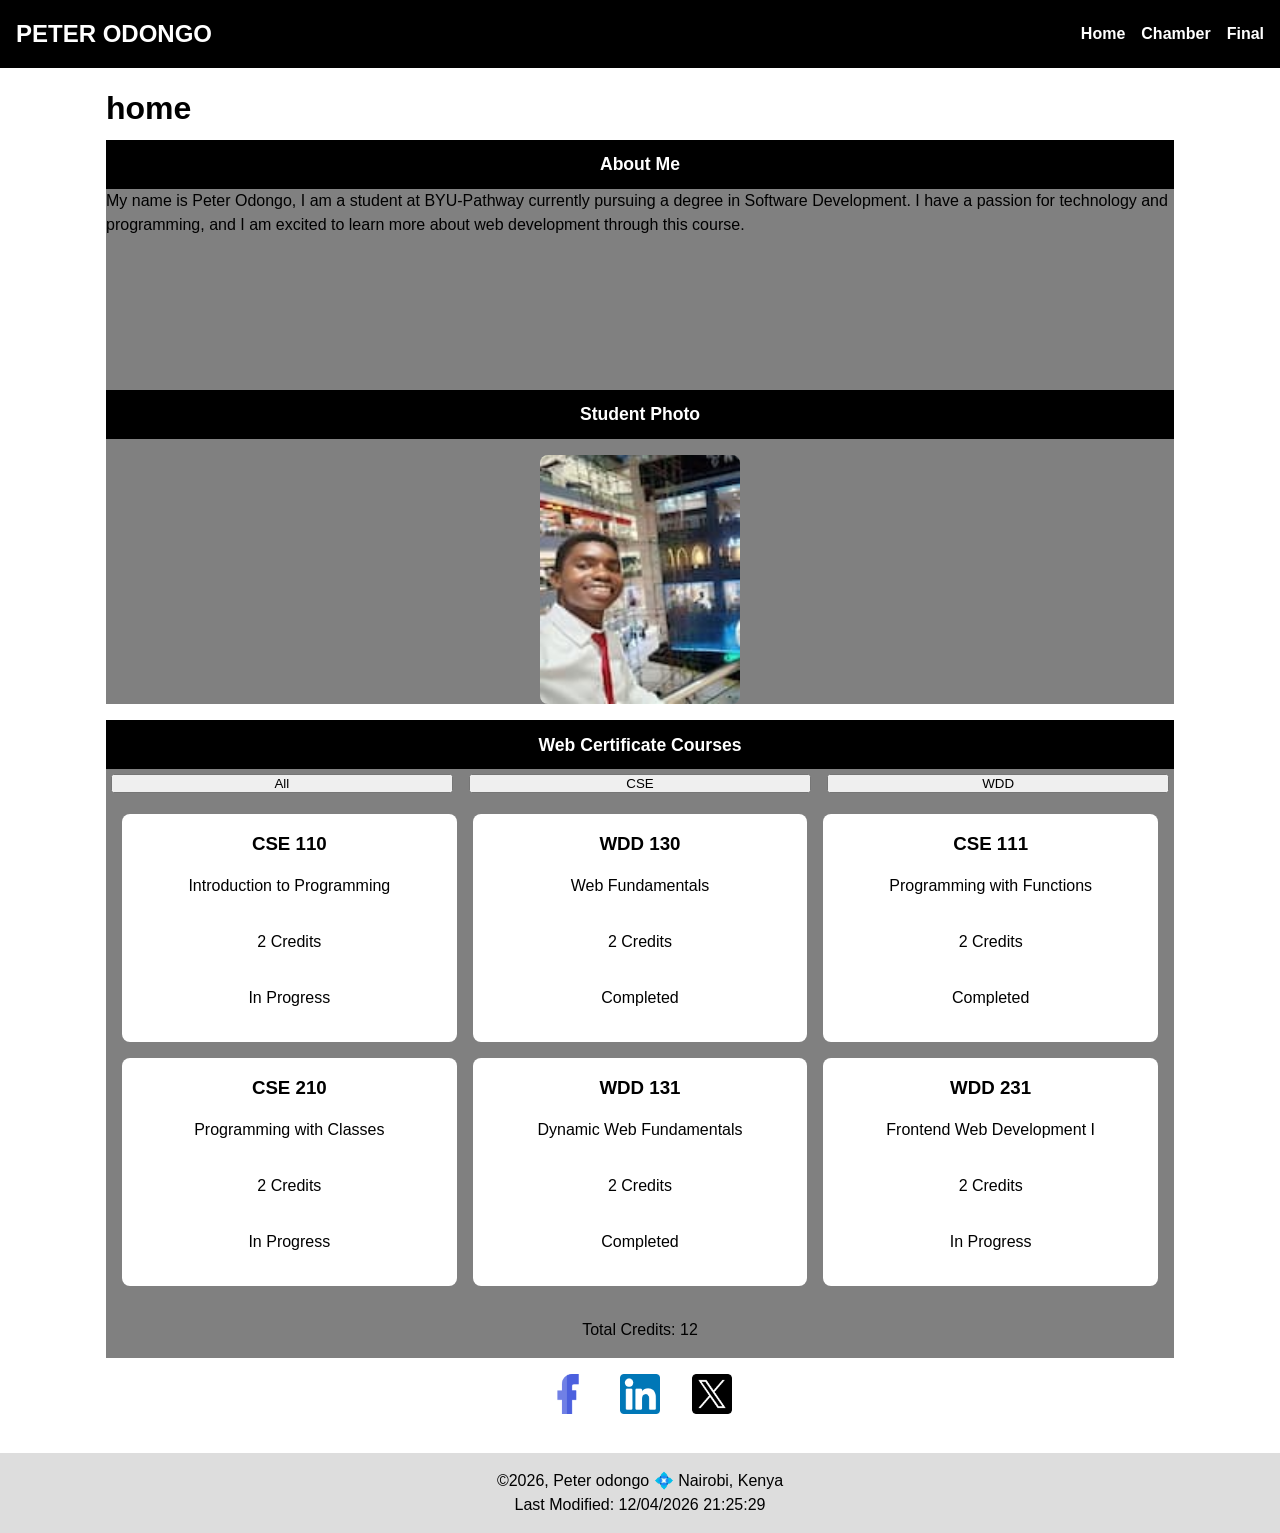
<file: index.html>
<!DOCTYPE html>
<html lang="en">
<head>
    <meta charset="UTF-8">
    <meta name="viewport" content="width=device-width, initial-scale=1">
    <title>WDD 231 - Dynamic Web Fundamentals - Peter Odongo</title>
    <meta name="description" content="This is the home page for WDD 231 that shows a profile of me. The page includes sect a list of web certificate courses.">
    <meta name="author" content="Peter Odongo">
    <link rel="stylesheet" href="styles/read.css"> 
   <!---- <link rel="icon" href="favicon.ico">-->
    <link rel="stylesheet" href="styles/read.css">
    <script src="scripts/read.js" defer></script>
    <link rel="preconnect" href="https://fonts.googleapis.com">
    <link rel="preconnect" href="https://fonts.gstatic.com" crossorigin>
    <link href="https://fonts.googleapis.com/css2?family=Roboto:ital,wght@0,100..900;1,100..900&display=swap" rel="stylesheet">
</head>
<body>
    <header>
        <span id="name">PETER ODONGO</span> 
        <button id="hamburger">☰</button> 
        <nav id="menu">
            <a href="#">Home</a>   
            <a href="#">Chamber</a>
            <a href="#">Final</a> 
        </nav>
    </header>
    <main>
            <h1>home</h1>
            <section class="profile">
                <h2 class="card-header">About Me</h2>
                <p>My name is Peter Odongo, I am a student at BYU-Pathway currently pursuing a degree in Software Development. I have a passion for technology and programming, and I am excited to learn more about web development through this course. </p>
            </section>
            <section class="photo">
                <h2 class="card-header">Student Photo</h2>
                <img src="images/whatsappimagemevfour.jpg" alt="Peter Odongo" width="200">
            </section>    
            <section class="skills">
                <h2 class="card-header">Web Certificate Courses</h2>
                
                <div class="buttons">
                    <button id="All">All</button>
                    <button id="CSE">CSE</button>
                    <button id="WDD">WDD</button>   
                </div>
                <div id="courses"></div>
                <p id="credit-total"></p>

                <!--<ul id="courses">
                    <button id="All">All</button>
                    <button id="CSE">CSE</button>
                    <button id="WDD">WDD</button>      
                </ul>-->
            </section> 
            <nav class="socialmedia">
                <a href="https://facebook.com">
                    <img src="images/facebook_1216706.png" alt="Facebook Icon">
                </a>
                <a href="https://linkedin.com">
                    <img src="images/linkedin_174857.png" alt="linkedin Icon">
                </a>
                <a href="https://twitter.com">
                    <img src="images/twitterx.png" alt="twitter Icon">
                </a>
            </nav> 
    </main>
    <footer>
        <p>©️<span id="currentyear"></span>,     Peter odongo  💠  Nairobi, Kenya</p>
        <p id="lastModified"></p>
    </footer>
</body>
</html>
</file>
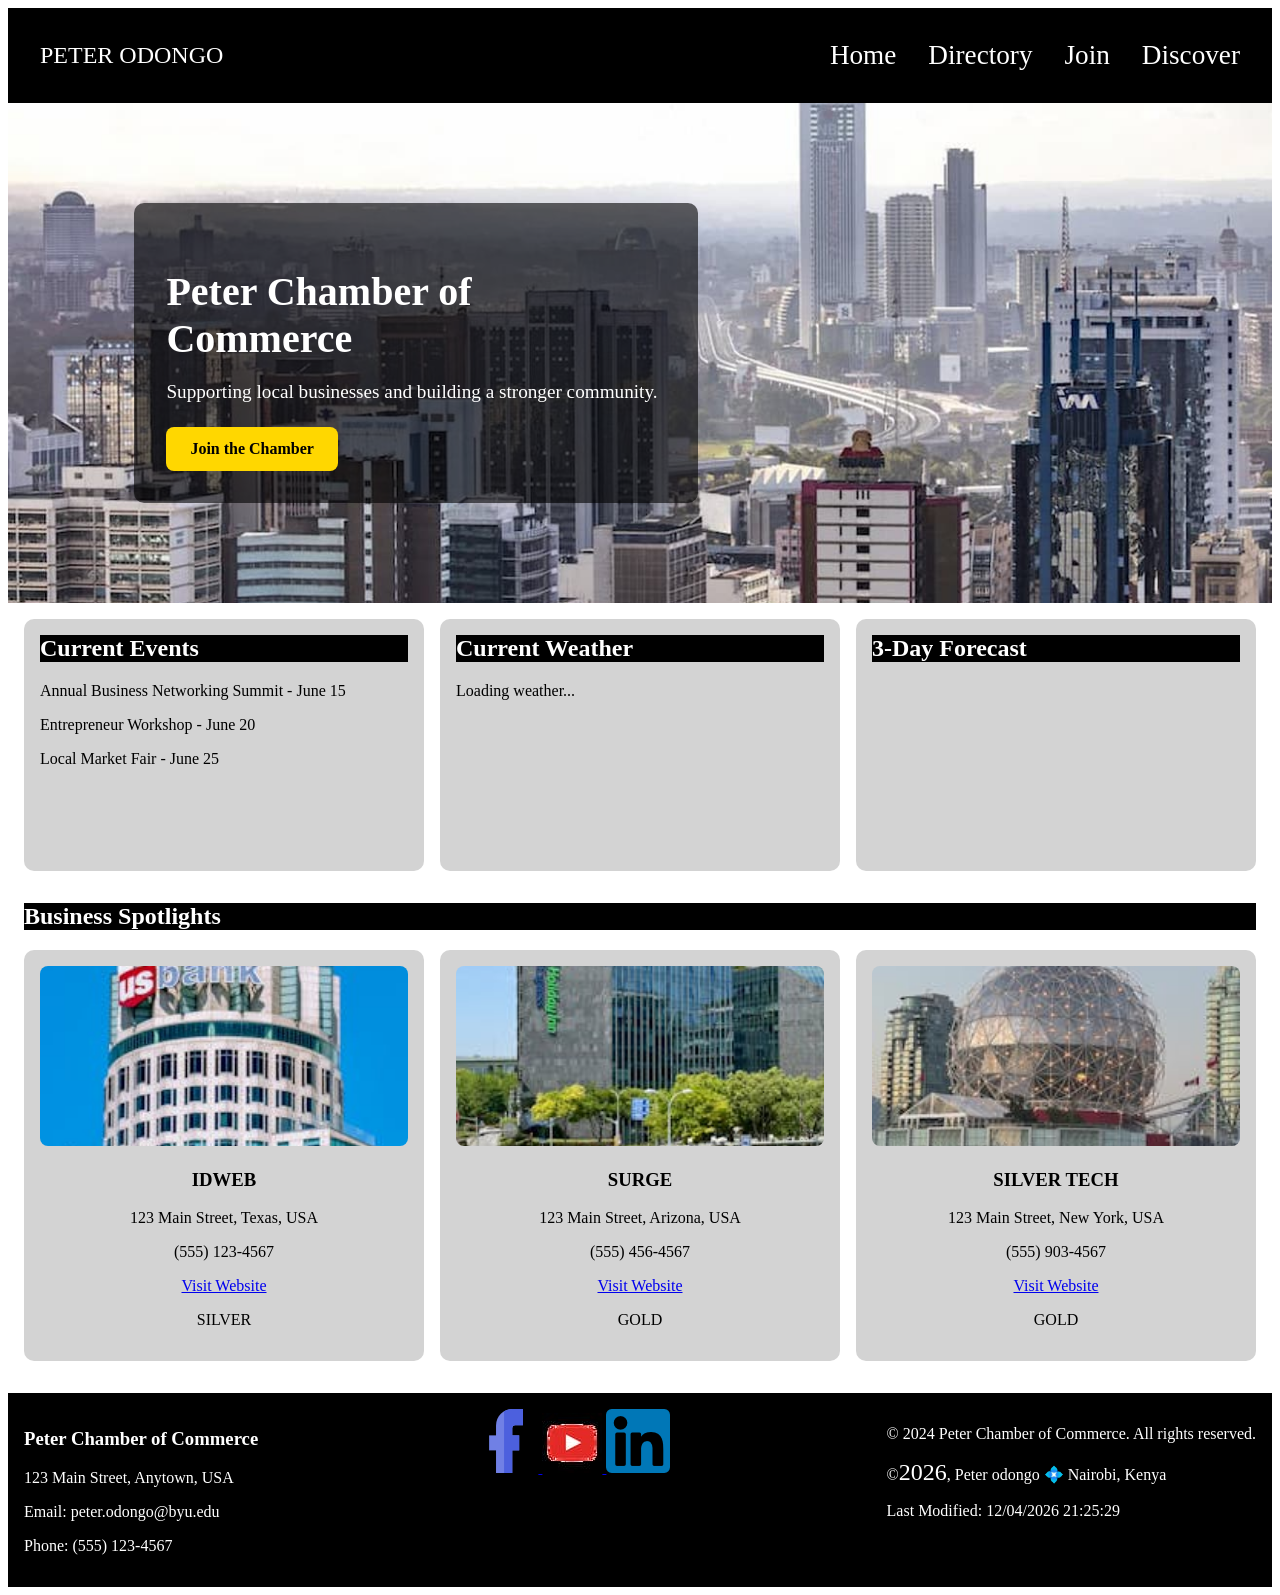
<file: chamber/index.html>
<!DOCTYPE html>
<html lang="en">
<head>
    <meta charset="UTF-8">
    <meta name="viewport" content="width=device-width, initial-scale=1">
    <title>WDD 231 - chamber Directory - Peter Odongo</title>
    <meta name="description" content="This is the home page for WDD 231 that shows a work site for a chamber directory. The page includes sect a list of companies.">
    <meta name="author" content="Peter Odongo">
    <!-- <link rel="stylesheet" href="styles/read.css"> -->
    <link rel="icon" href="favicon.ico">
    <link rel="stylesheet" href="styles/chamber1.css">
    <link rel="stylesheet" href="styles/chamber1.css">
    <script src="scripts/chamber.js" defer></script> 
    <link rel="preconnect" href="https://fonts.googleapis.com">
    <link rel="preconnect" href="https://fonts.gstatic.com" crossorigin>
    <link href="https://fonts.googleapis.com/css2?family=Roboto:ital,wght@0,100..900;1,100..900&display=swap" rel="stylesheet">
    <meta property="og:title" content="Peter Chamber of Commerce for Local Business Directory and Community Hub">
    <meta property="og:description" content="Official chamber of commerce website showcasing local businesses, events, and community information.">
    <meta property="og:image" content="https://peterodongo.github.io/wdd231/chamber/images/pexels-mwaurakenj.jpg">
    <meta property="og:url" content="https://peterodongo.github.io/wdd231/chamber/">
    <meta property="og:type" content="website">
</head>
<body>
    <header>
        <span id="name">PETER ODONGO</span> 
        <button id="hamburger">☰</button> 
        <nav id="menu">
            <a href="index.html" class="active">Home</a>
            <a href="directory.html">Directory</a>
            <a href="join.html">Join</a>
            <a href="discover.html">Discover</a>
        </nav>
    </header>
    <main>
    

    <section class="hero">
        <img src="images/pexels-mwaurakenj.jpg" alt="Chamber of Commerce Building">

        <div class="hero-text">
            <h1>Peter Chamber of Commerce</h1>

            <p>
                Supporting local businesses and building a stronger community.
            </p>

            <a href="join.html" class="cta-button">
                Join the Chamber
            </a>
        </div>
    </section>

    <section class="home-grid">

        <section class="events">
            <h2>Current Events</h2>

            <p>Annual Business Networking Summit - June 15</p>
            <p>Entrepreneur Workshop - June 20</p>
            <p>Local Market Fair - June 25</p>
        </section>

        <section class="weather">
            <h2>Current Weather</h2>

            <div id="weather-info">
                <p>Loading weather...</p>
            </div>
        </section>

        <section class="forecast-card">
            <h2>3-Day Forecast</h2>

            <div id="forecast"></div>
        </section>

    </section>

    <section class="spotlights">

        <h2>Business Spotlights</h2>

        <div id="spotlight-container"></div>

    </section>


</main>
<footer>
    <section class="contact">
    <h3>Peter Chamber of Commerce</h3>
    <p>123 Main Street, Anytown, USA</p>
    <p>Email: peter.odongo@byu.edu</p>
    <p>Phone: (555) 123-4567</p>
    </section>


    <div class="socialmedia">
        <a href="https://facebook.com">
            <img src="images/facebook_1216706.png" alt="Facebook Icon">
        </a>
        <a href="https://youtube.com">
            <img src="images/youtubethree.jpg" alt="YouTube Icon">
        </a>
        <a href="https://linkedin.com">
            <img src="images/linkedin_174857.png" alt="linkedin Icon">
        </a>

        
    </div>

    <section class="copyright">
        <p>&copy; 2024 Peter Chamber of Commerce. All rights reserved.</p>
        <p>©️<span id="currentyear"></span>,     Peter odongo  💠  Nairobi, Kenya</p>
        <p id="lastModified"></p>
    </section>

</footer>            
</body>
</html>
</file>
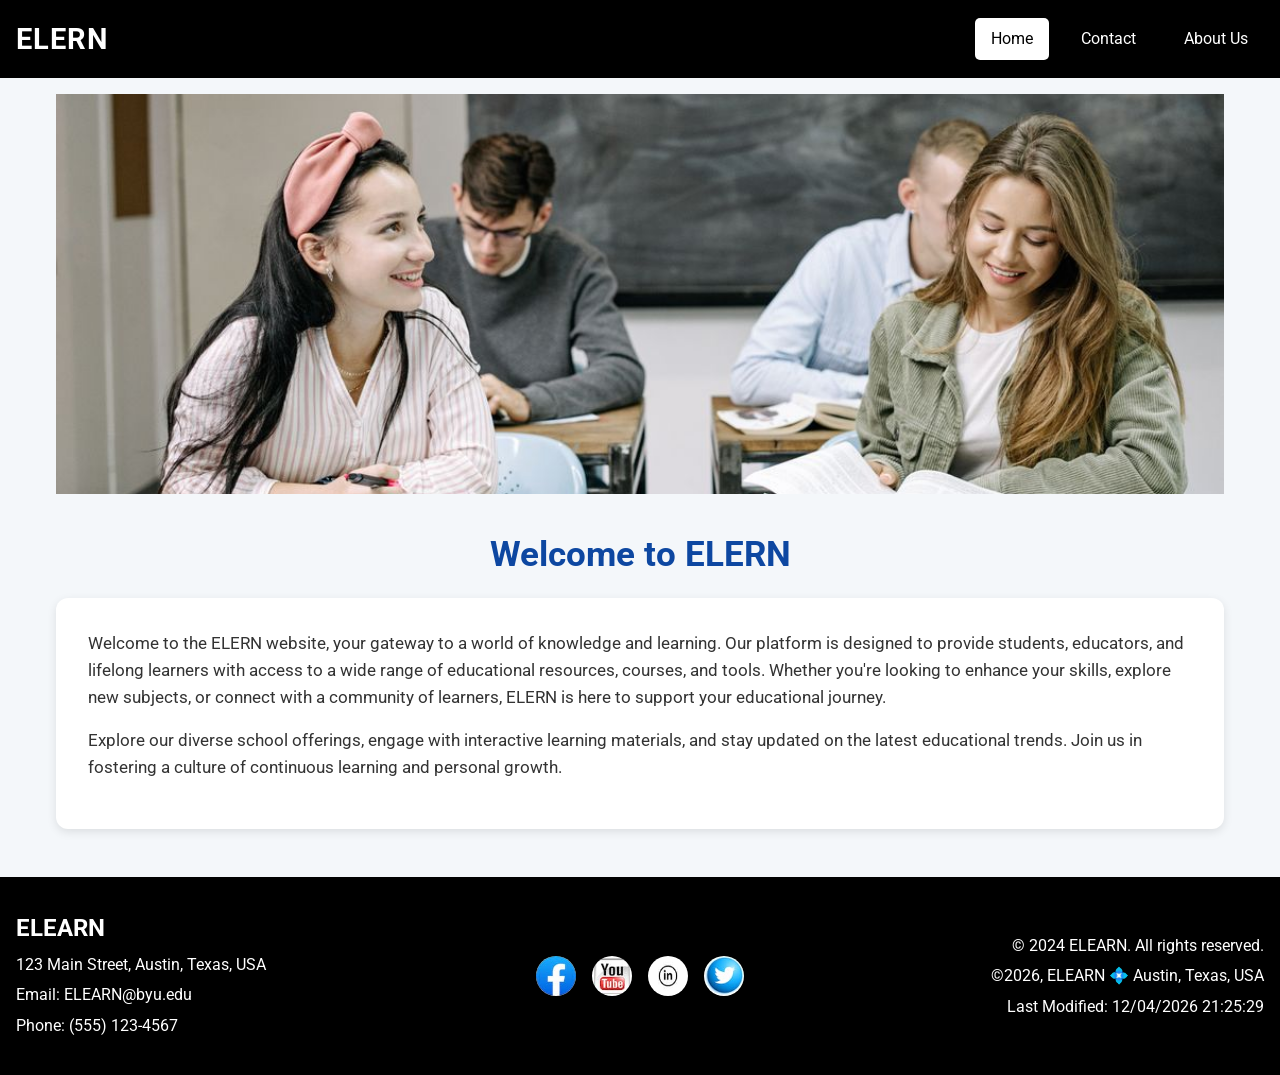
<file: final/index.html>
<!DOCTYPE html>
<html lang="en">
<head>
    <meta charset="UTF-8">
    <meta name="viewport" content="width=device-width, initial-scale=1">
    <title>WDD 231 - chamber Directory - Peter Odongo</title>
    <meta name="description" content="This is the home page for WDD 231 that shows a work site for a chamber directory. The page includes sect a list of companies.">
    <meta name="author" content="Peter Odongo">
    <!-- <link rel="stylesheet" href="styles/tread.css"> -->
    <link rel="icon" href="favicon.ico">
    <link rel="stylesheet" href="styles/index.css">
    <link rel="stylesheet" href="styles/index.css">
    <!-- <link rel="stylesheet" href="styles/chamber.css"> -->
    <script src="scripts/index.js" defer></script>
    <link rel="preconnect" href="https://fonts.googleapis.com">
    <link rel="preconnect" href="https://fonts.gstatic.com" crossorigin>
    <link href="https://fonts.googleapis.com/css2?family=Roboto:ital,wght@0,100..900;1,100..900&display=swap" rel="stylesheet">
    <meta property="og:title" content="Peter Chamber of Commerce for Local Business Directory and Community Hub">
    <meta property="og:description" content="Official chamber of commerce website showcasing local businesses, events, and community information.">
    <meta property="og:image" content="https://peterodongo.github.io/wdd231/chamber/images/pexels-mwaurakenj.jpg">
    <meta property="og:url" content="https://peterodongo.github.io/wdd231/chamber/">
    <meta property="og:type" content="website">
</head>
<body>
    <header>
        <span id="name">ELERN</span> 
        <button id="hamburger">☰</button> 
        <nav id="menu">
            <a href="index.html" class="active">Home</a>
            <a href="contact.html">Contact</a>   
            <a href="about.html">About Us</a> 
        </nav>
    </header>
    <main>
        <section class="hero">
            <img src="images/herrola.jpg" alt="school building">
        </section>
        <h1>Welcome to ELERN</h1>
        <section class="welcome">
            <p>Welcome to the ELERN website, your gateway to a world of knowledge and learning. Our platform is designed to provide students, educators, and lifelong learners with access to a wide range of educational resources, courses, and tools. Whether you're looking to enhance your skills, explore new subjects, or connect with a community of learners, ELERN is here to support your educational journey.</p>
            <p>Explore our diverse school offerings, engage with interactive learning materials, and stay updated on the latest educational trends. Join us in fostering a culture of continuous learning and personal growth.</p>
        </section>
    </main>
<footer>
        <section class="contact">
            <h2>ELEARN</h2>
            <p>123 Main Street, Austin, Texas, USA</p>
            <p>Email: ELEARN@byu.edu</p>
            <p>Phone: (555) 123-4567</p>
        </section>

        <div class="socialmedia">
            <a href="https://facebook.com">
                <img src="images/faceone.jpg" alt="Facebook Icon">
            </a>
            <a href="https://youtube.com">
                <img src="images/youone.jpg" alt="YouTube Icon">
            </a>
            <a href="https://linkedin.com">
                <img src="images/linkone.jpg" alt="linkedin Icon">
            </a>
            <a href="https://twitter.com">
                <img src="images/twittone.jpg" alt="Twitter Icon">
            </a>
        </div>

        <section class="copyright">
            <p>&copy; 2024 ELEARN. All rights reserved.</p>
            <p>©️<span id="currentyear"></span>,     ELEARN  💠  Austin, Texas, USA</p>
            <p id="lastModified"></p>
        </section> 
    </footer>
</body>
</html>
</file>
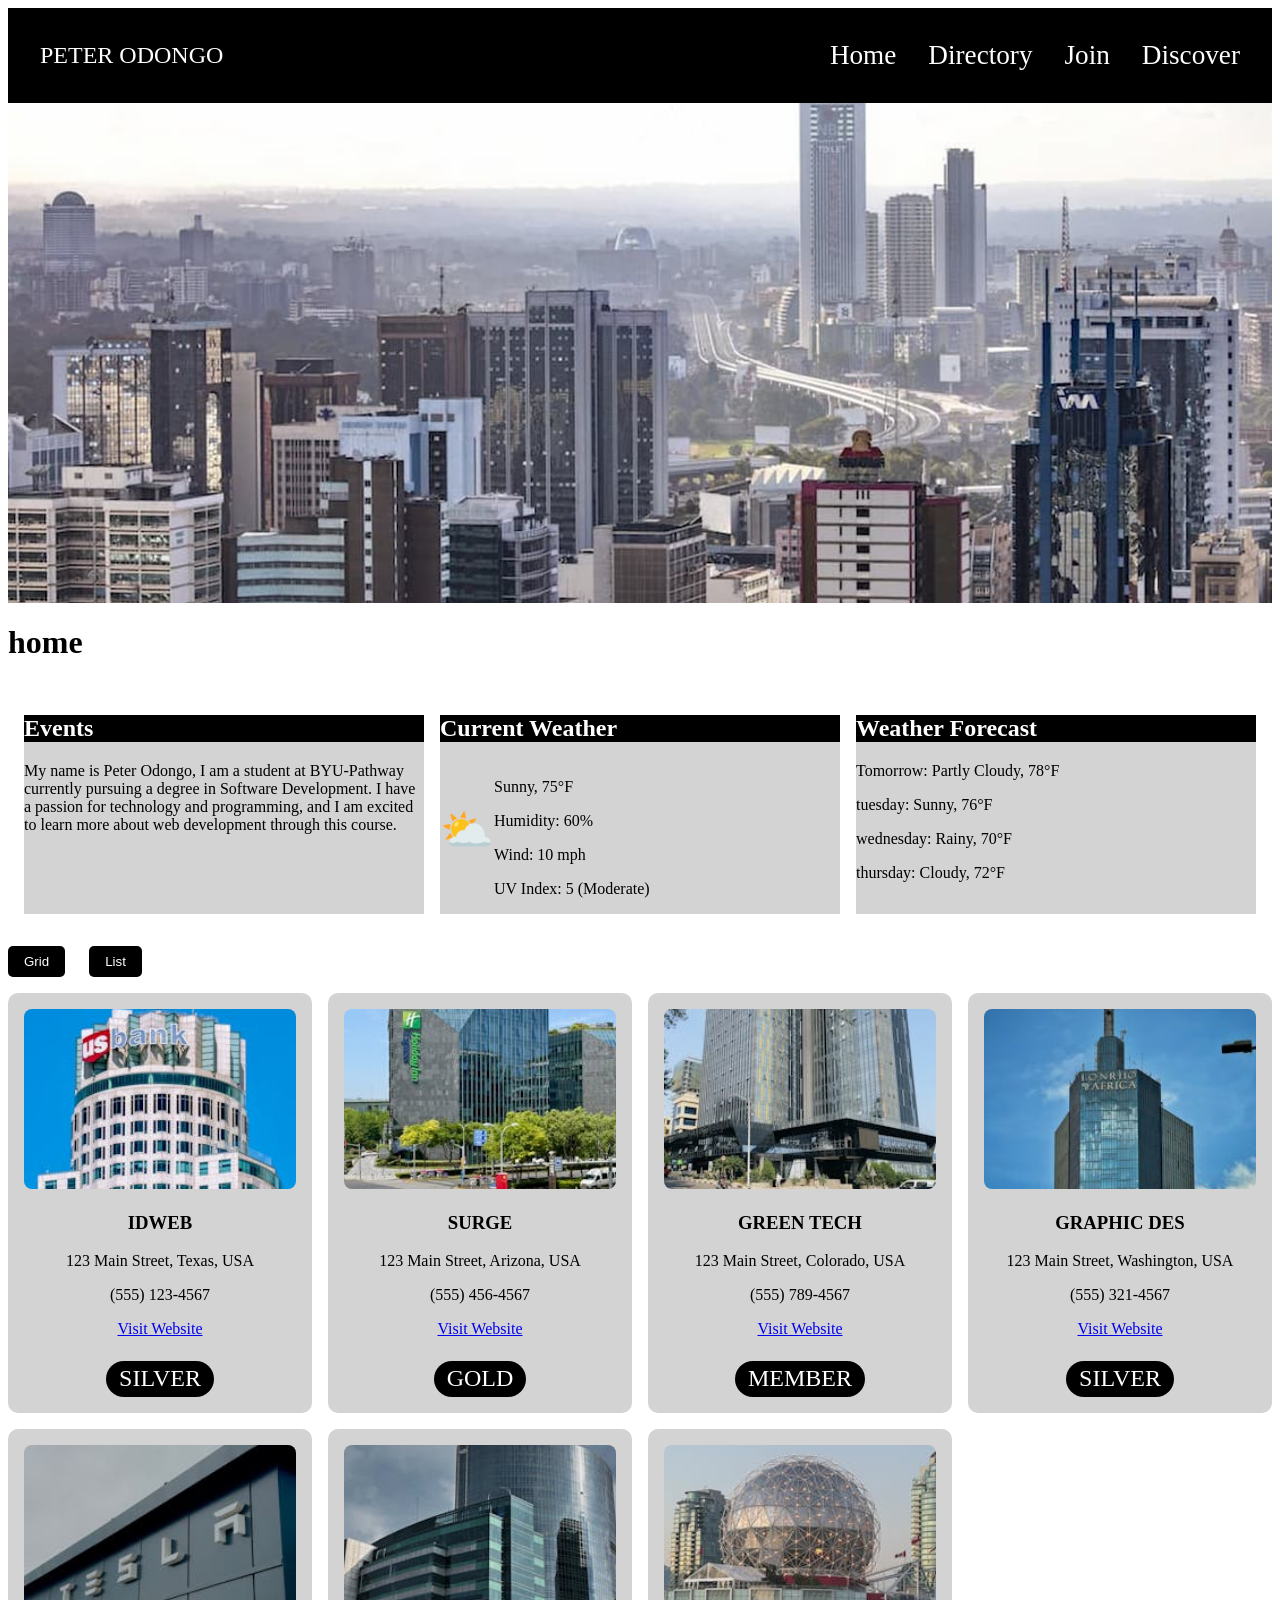
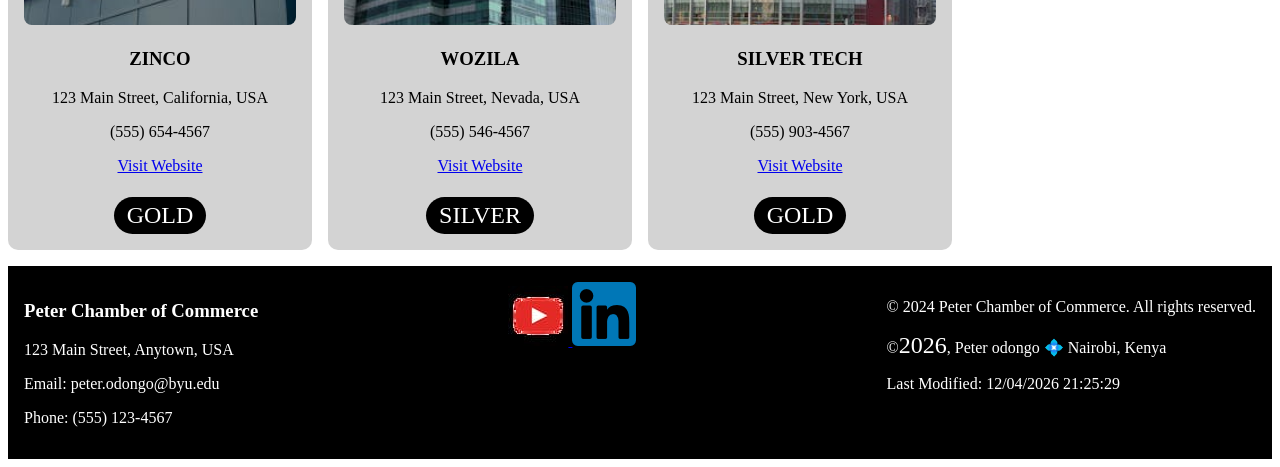
<file: chamber/directory.html>
<!DOCTYPE html>
<html lang="en">
<head>
    <meta charset="UTF-8">
    <meta name="viewport" content="width=device-width, initial-scale=1">
    <title>WDD 231 - chamber Directory - Peter Odongo</title>
    <meta name="description" content="This is the home page for WDD 231 that shows a work site for a chamber directory. The page includes sect a list of companies.">
    <meta name="author" content="Peter Odongo">
    <!-- <link rel="stylesheet" href="styles/tread.css"> -->
    <link rel="icon" href="favicon.ico">
    <link rel="stylesheet" href="styles/chamber1.css">
    <link rel="stylesheet" href="styles/chamber1.css">
    <script src="scripts/chamber.js" defer></script> 
    <link rel="preconnect" href="https://fonts.googleapis.com">
    <link rel="preconnect" href="https://fonts.gstatic.com" crossorigin>
    <link href="https://fonts.googleapis.com/css2?family=Roboto:ital,wght@0,100..900;1,100..900&display=swap" rel="stylesheet">
    <meta property="og:title" content="Peter Chamber of Commerce for Local Business Directory and Community Hub">
    <meta property="og:description" content="Official chamber of commerce website showcasing local businesses, events, and community information.">
    <meta property="og:image" content="https://peterodongo.github.io/wdd231/chamber/images/pexels-mwaurakenj.jpg">
    <meta property="og:url" content="https://peterodongo.github.io/wdd231/chamber/">
    <meta property="og:type" content="website">
</head>
<body>
    <header>
        <span id="name">PETER ODONGO</span> 
        <button id="hamburger">☰</button>
        <nav id="menu">
            <a href="index.html">Home</a>
            <a href="directory.html" class="active">Directory</a>
            <a href="join.html">Join</a>
            <a href="discover.html">Discover</a>
        </nav>
    </header>
    <main>
        <section class="hero">
        <img src="images/pexels-mwaurakenj.jpg" alt="chamber of commerce building">
        </section>
          <h1>home</h1>
            <section class="welcome">
                        <section class="profile">
                            <h2 class="card-header">Events</h2>
                            <p>My name is Peter Odongo, I am a student at BYU-Pathway currently pursuing a degree in Software Development. I have a passion for technology and programming, and I am excited to learn more about web development through this course. </p>
                        </section>
                        <section class="photo">
                            <h2 class="card-header">Current Weather</h2>
                           <section class="divide">
                                    <div class="weather-icons">
                                        <p>⛅</p>
                                    </div>
                                    <section class="weather-details">
                                        <p>Sunny, 75°F</p>
                                        <p>Humidity: 60%</p>
                                        <p>Wind: 10 mph</p> 
                                        <p>UV Index: 5 (Moderate)</p>
                                    </section>
                           </section>
                        </section>    
                        <section class="skills">
                            <h2 class="card-header">Weather Forecast</h2> 
                            <p>Tomorrow: Partly Cloudy, 78°F</p> 
                            <p>tuesday: Sunny, 76°F</p>   
                            <p>wednesday: Rainy, 70°F</p>
                            <p>thursday: Cloudy, 72°F</p>    
                        </section> 
            </section>
            <section class="directory">                
                            <div class="view-buttons">
                                <button id="gridBtn">Grid</button>
                                <button id="listBtn">List</button>
                            </div>

                            <div id="courses" class="grid-view"></div>
                            <p id="credit-total"></p>
                            
            </section>
    </main>
 <footer>
    <section class="contact">
    <h3>Peter Chamber of Commerce</h3>
    <p>123 Main Street, Anytown, USA</p>
    <p>Email: peter.odongo@byu.edu</p>
    <p>Phone: (555) 123-4567</p>
    </section>


    <div class="socialmedia">
        <!--<a href="https://facebook.com">
            <img src="images/facebook_1216706.png" alt="Facebook Icon">
        </a>-->
        <a href="https://youtube.com">
            <img src="images/youtubethree.jpg" alt="YouTube Icon">
        </a>
        <a href="https://linkedin.com">
            <img src="images/linkedin_174857.png" alt="linkedin Icon">
        </a>

        
    </div>

    <section class="copyright">
        <p>&copy; 2024 Peter Chamber of Commerce. All rights reserved.</p>
        <p>©️<span id="currentyear"></span>,     Peter odongo  💠  Nairobi, Kenya</p>
        <p id="lastModified"></p>
    </section>

</footer>            
</body>
</html>
</file>
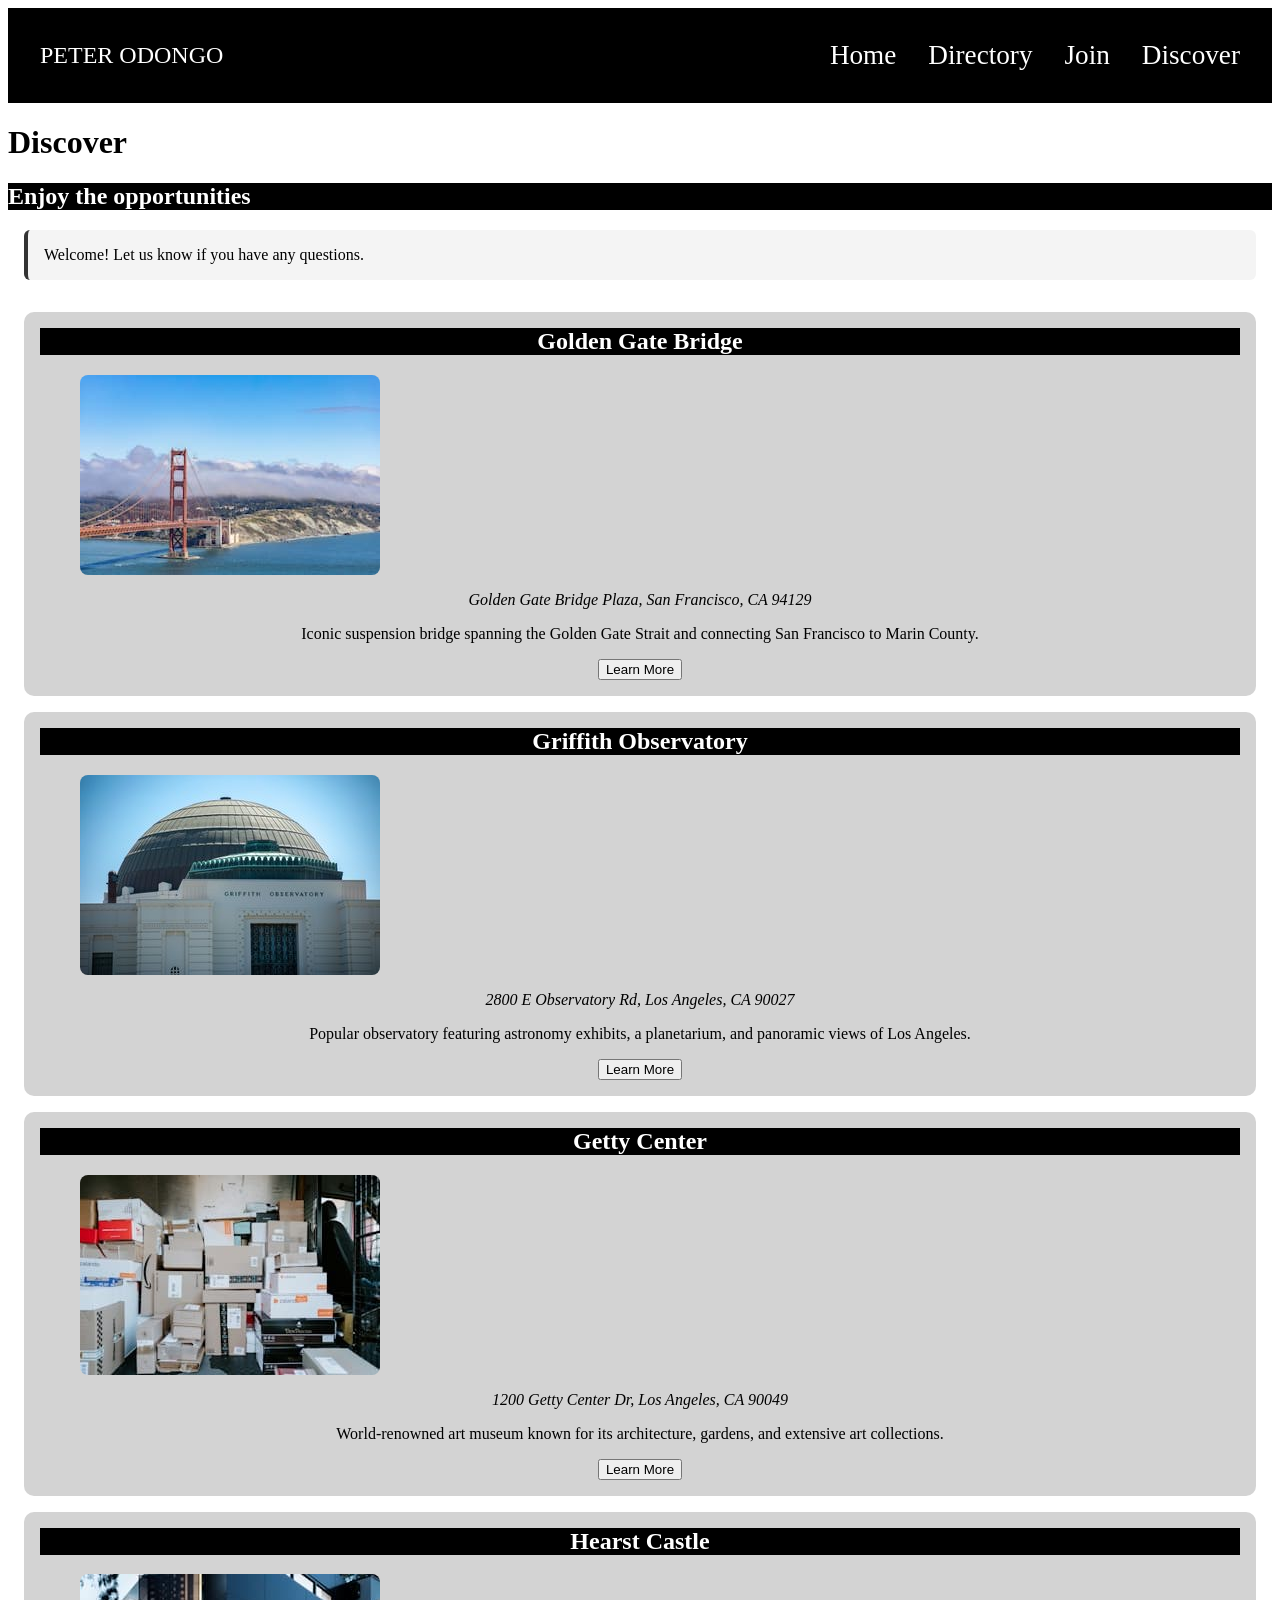
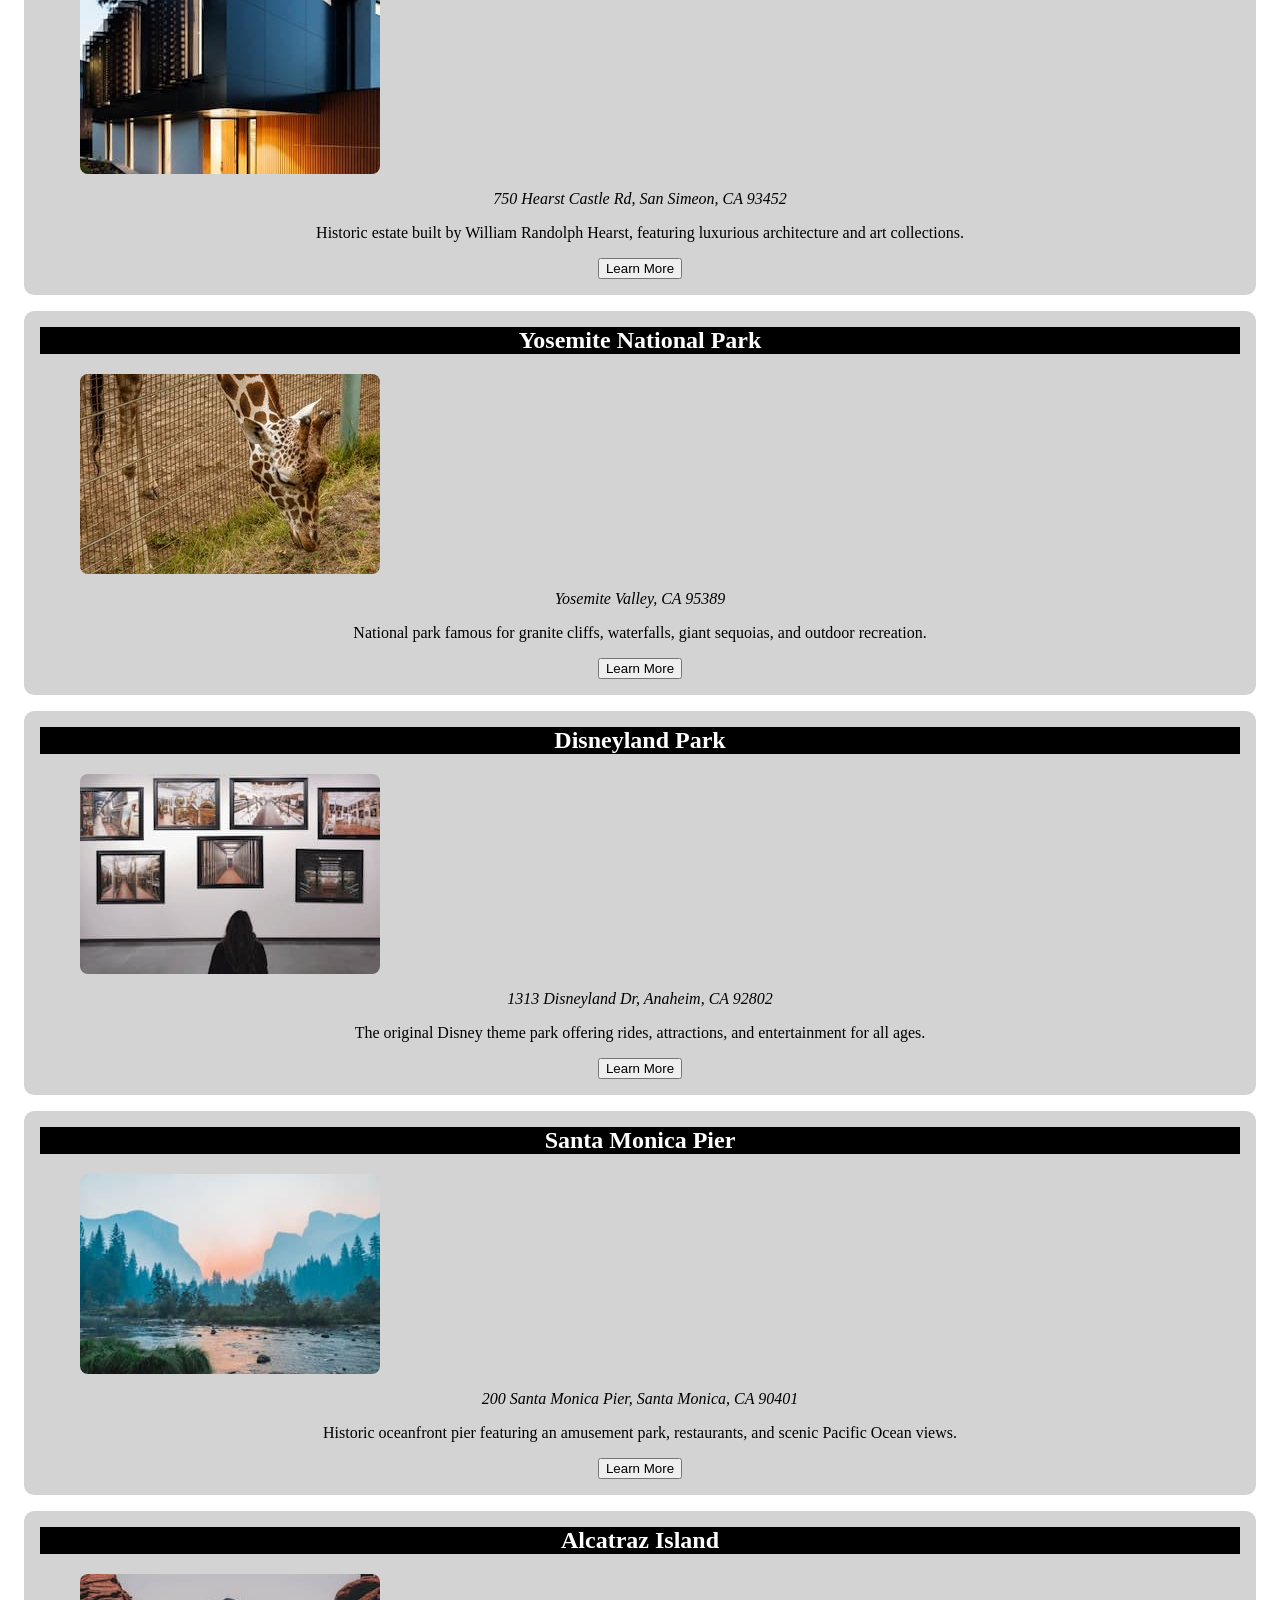
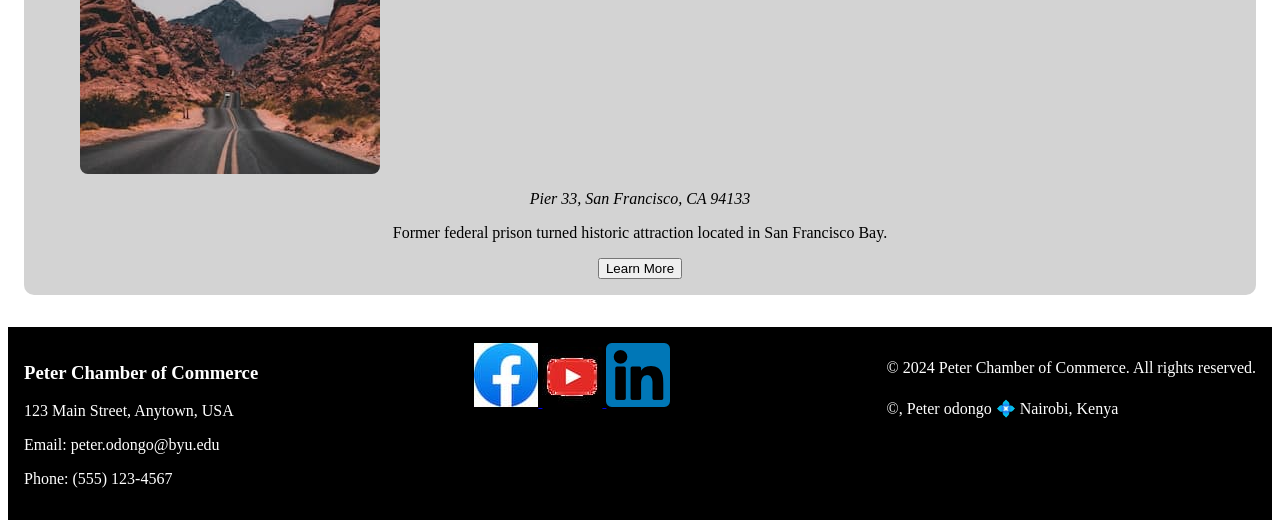
<file: chamber/discover.html>
<!DOCTYPE html>
<html lang="en">
<head>
    <meta charset="UTF-8">
    <meta name="viewport" content="width=device-width, initial-scale=1">
    <title>WDD 231 - discover - Peter Odongo </title>
    <meta name="description" content="This is the home page for WDD 231 that shows a work site for a chamber directory. The page includes sect a list of companies.">
    <meta name="author" content="Peter Odongo">
    <!-- <link rel="stylesheet" href="styles/tread.css"> -->
    <link rel="icon" href="favicon.ico">
    <link rel="stylesheet" href="styles/chamber1.css">
    <link rel="stylesheet" href="styles/medium.css">
    <script src="scripts/discover.js" type="module"></script>
    <link rel="preconnect" href="https://fonts.googleapis.com">
    <link rel="preconnect" href="https://fonts.gstatic.com" crossorigin>
    <link href="https://fonts.googleapis.com/css2?family=Roboto:ital,wght@0,100..900;1,100..900&display=swap" rel="stylesheet">
    <meta property="og:title" content="Peter Chamber of Commerce for Local Business Directory and Community Hub">
    <meta property="og:description" content="Official chamber of commerce website showcasing local businesses, events, and community information.">
    <meta property="og:image" content="https://peterodongo.github.io/wdd231/chamber/images/pexels-mwaurakenj.jpg">
    <meta property="og:url" content="https://peterodongo.github.io/wdd231/chamber/">
    <meta property="og:type" content="website">
</head>
<body>
    <header>
        <span id="name">PETER ODONGO</span> 
        <button id="hamburger">☰</button> 
        <nav id="menu"> 
            <a href="index.html">Home</a>
            <a href="directory.html">Directory</a>
            <a href="join.html">Join</a>
            <a href="discover.html" class="active">Discover</a>
        </nav>
        <!-- <script src="scripts/discover.js" type="module"></script> -->
    </header>
    <main>
        
        <h1>Discover</h1>

        <h2>Enjoy the opportunities</h2>

        <div id="visitor-message"></div>

        <section id="discover-cards"></section>

    </main>
    <footer>
        <section class="contact">
        <h3>Peter Chamber of Commerce</h3>
        <p>123 Main Street, Anytown, USA</p>
        <p>Email: peter.odongo@byu.edu</p>
        <p>Phone: (555) 123-4567</p>
        </section>


        <div class="socialmedia">
            <a href="https://facebook.com">
                <img src="images/faceone.jpg" alt="Facebook Icon">
            </a>
            <a href="https://youtube.com">
                <img src="images/youtubethree.jpg" alt="YouTube Icon">
            </a>
            <a href="https://linkedin.com">
                <img src="images/linkedin_174857.png" alt="linkedin Icon">
            </a>

            
        </div>

        <section class="copyright">
            <p>&copy; 2024 Peter Chamber of Commerce. All rights reserved.</p>
            <p>©️<span id="currentyear"></span>,     Peter odongo  💠  Nairobi, Kenya</p>
            <p id="lastModified"></p>
        </section>

    </footer>            

</body>
</html>
</file>
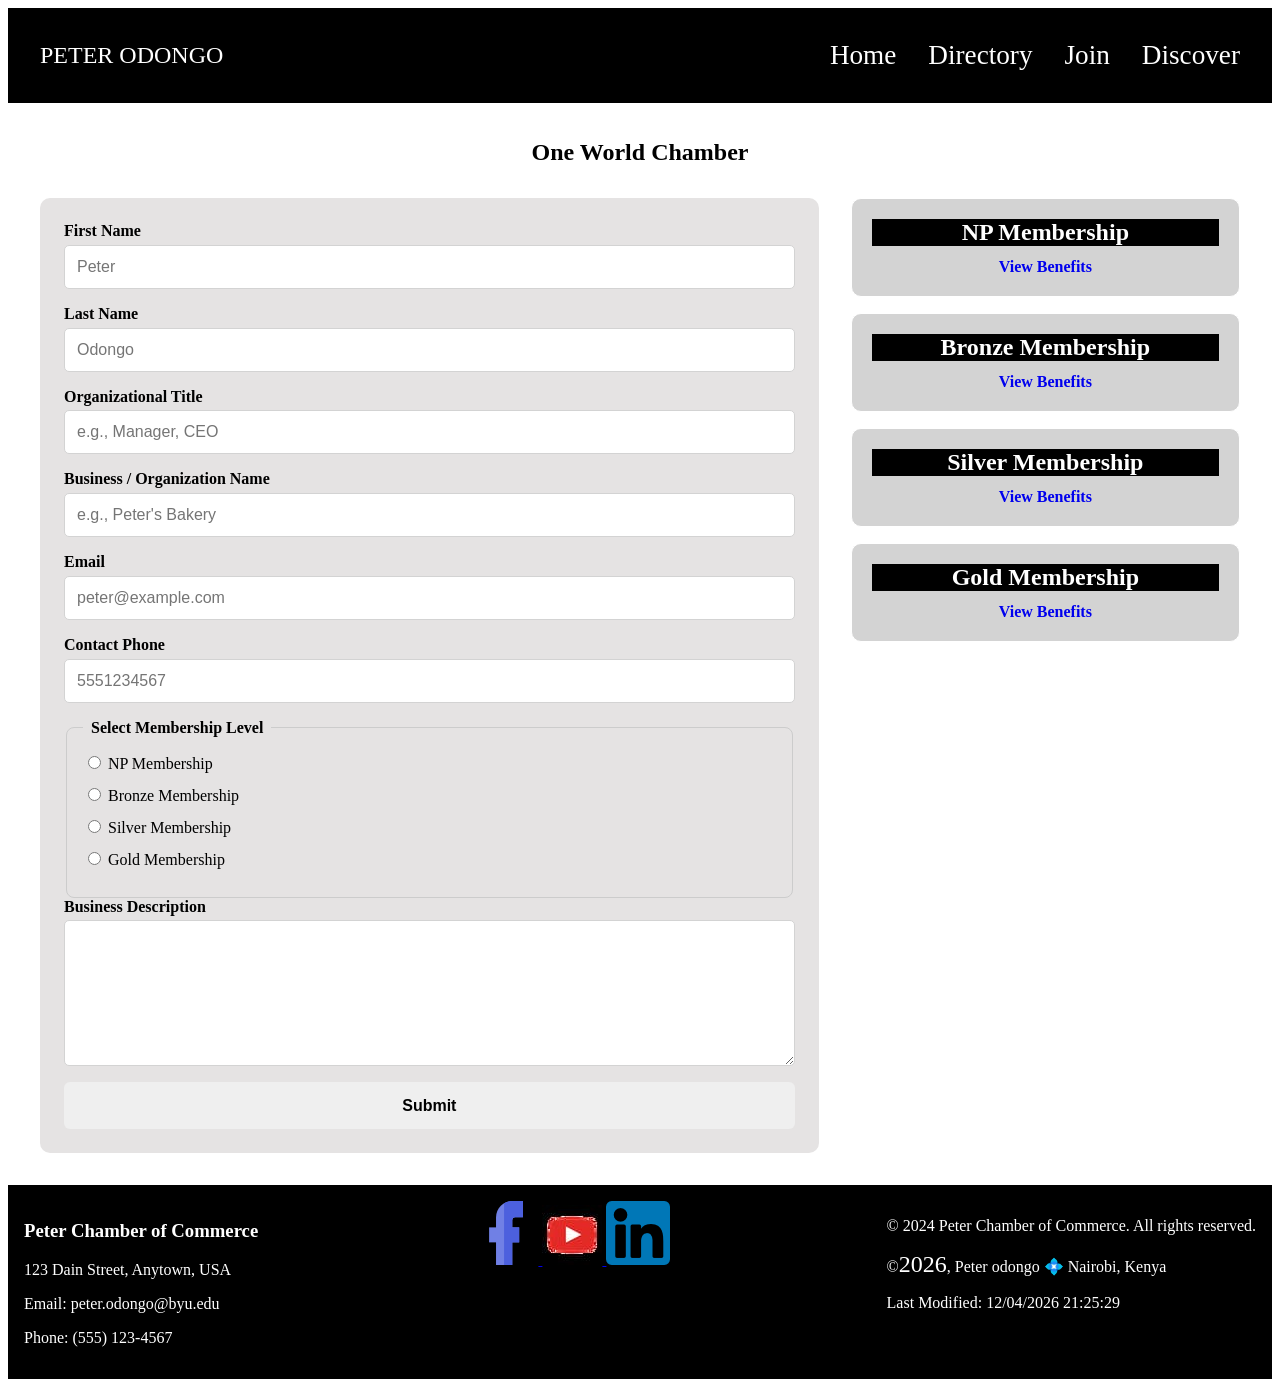
<file: chamber/join.html>
<!DOCTYPE html>
<html lang="en">
<head>
    <meta charset="UTF-8">
    <meta name="viewport" content="width=device-width, initial-scale=1">
    <title>WDD 231 - chamber join - Peter Odongo</title>
    <meta name="description" content="This is the home page for WDD 231 that shows a work site for a chamber directory. The page includes sect a list of companies.">
    <meta name="author" content="Peter Odongo">
    <!-- <link rel="stylesheet" href="styles/tread.css"> -->
    <link rel="icon" href="favicon.ico">
    <!--<link rel="stylesheet" href="styles/chamber.css">-->
     <link rel="stylesheet" href="styles/join1.css">
    <script src="scripts/chamber.js" defer></script>
    <script src="scripts/join.js" defer></script>
    <link rel="stylesheet" href="styles/chamber1.css">
    <!-- <script src="scripts/chamber.js" defer></script> -->
    <link rel="preconnect" href="https://fonts.googleapis.com">
    <link rel="preconnect" href="https://fonts.gstatic.com" crossorigin>
    <link href="https://fonts.googleapis.com/css2?family=Roboto:ital,wght@0,100..900;1,100..900&display=swap" rel="stylesheet">
    <meta property="og:title" content="Peter Chamber of Commerce for Local Business Directory and Community Hub">
    <meta property="og:description" content="Official chamber of commerce website showcasing local businesses, events, and community information.">
    <meta property="og:image" content="https://peterodongo.github.io/wdd231/chamber/images/pexels-mwaurakenj.jpg">
    <meta property="og:url" content="https://peterodongo.github.io/wdd231/chamber/">
    <meta property="og:type" content="website">
</head>
<body>
    <header>
        <span id="name">PETER ODONGO</span> 
        <button id="hamburger">☰</button> 
        <nav id="menu">
            <a href="index.html">Home</a>
            <a href="directory.html">Directory</a>
            <a href="join.html" class="active">Join</a>
            <a href="discover.html">Discover</a>
        </nav>
    </header>

    <main>
            <section class="title">
                <h1>One World Chamber</h1>
            </section>

            <div class="join-layout">

                <form method="get" action="thankyou.html">

                    <!-- form fields -->

                    <label>
                        First Name
                        <input
                            type="text"
                            name="firstName"
                            required
                            placeholder="Peter"
                            title="Enter your first name"
                            autocomplete="given-name">
                    </label>

                    <label>
                        Last Name
                        <input
                            type="text"
                            name="lastName"
                            required
                            placeholder="Odongo"
                            title="Enter your last name"
                            autocomplete="family-name">
                    </label>

                    <label>Organizational Title
                        <input 
                            type="text" 
                            name="orgTitle" 
                            title="Enter your position within your organization" 
                            placeholder="e.g., Manager, CEO"
                            autocomplete="organization-title" 
                            pattern="[A-Za-z -]{7,}">
                    </label>

                    <label>
                        Business / Organization Name
                        <input
                                type="text"
                                name="organization"
                                required
                                title="Enter the name of your business"
                                placeholder="e.g., Peter's Bakery"
                                autocomplete="organization">
                        </label>

                    <label>
                        Email
                        <input 
                            type="email" 
                            name="email" 
                            required
                            placeholder="peter@example.com"
                            title="Enter your email address"    
                            autocomplete="email">
                    </label>

                    <label>
                        Contact Phone
                        <input 
                            type="tel" 
                            name="phone" 
                            required
                            placeholder="5551234567"
                            title="Enter your contact phone number"
                            autocomplete="tel">
                    </label>

                    <section class="membership-selection">

                    <!-- membership cards -->
                        <fieldset>
        
                                <legend>Select Membership Level</legend>

                                <label>
                                    <input type="radio" name="membership" value="np">
                                    NP Membership
                                </label>

                                <label>
                                    <input type="radio" name="membership" value="bronze">
                                    Bronze Membership
                                </label>

                                <label>
                                    <input type="radio" name="membership" value="silver">
                                    Silver Membership
                                </label>

                                <label>
                                    <input type="radio" name="membership" value="gold">
                                    Gold Membership
                                </label>

                        </fieldset>    

                        <label>
                                Business Description
                                <textarea
                                    name="description"
                                    title="Describe your business">
                                </textarea>
                        </label>


                        <input type="hidden" id="timestamp" name="timestamp">


                    </section>

                    <button type="submit">Submit</button>

                </form>

                

            <!-- MEMBERSHIP CARDS SIDE -->
                <section class="membership-cards">

                    <div class="card">
                        <h2>NP Membership</h2>
                        <a href="#" id="open-np">View Benefits</a>
                    </div>

                    <div class="card">
                        <h2>Bronze Membership</h2>
                        <a href="#" id="open-bronze">View Benefits</a>
                    </div>

                    <div class="card">
                        <h2>Silver Membership</h2>
                        <a href="#" id="open-silver">View Benefits</a>
                    </div>

                    <div class="card">
                        <h2>Gold Membership</h2>
                        <a href="#" id="open-gold">View Benefits</a>
                    </div>

                </section>

            </div>

            
           <!---- <dialog id="np-modal">
                <h2>NP Membership Benefits</h2>
                <p>Free membership for nonprofit organizations.</p>
                <button id="close-np">Close</button>
            </dialog>-->


            <!-- MODALS -->

        <dialog id="np-modal">
            <h2>NP Membership Benefits</h2>
            <ul>
                <li>No membership fee</li>
                <li>Directory listing</li>
                <li>Networking opportunities</li>
            </ul>
            <button id="close-np">Close</button>
        </dialog>

        <dialog id="bronze-modal">
            <h2>Bronze Membership Benefits</h2>
            <ul>
                <li>Everything in NP</li>
                <li>Event discounts</li>
                <li>Basic advertising</li>
            </ul>
            <button id="close-bronze">Close</button>
        </dialog>

        <dialog id="silver-modal">
            <h2>Silver Membership Benefits</h2>
            <ul>
                <li>Everything in Bronze</li>
                <li>Training workshops</li>
                <li>Enhanced advertising</li>
            </ul>
            <button id="close-silver">Close</button>
        </dialog>

        <dialog id="gold-modal">
            <h2>Gold Membership Benefits</h2>
            <ul>
                <li>Everything in Silver</li>
                <li>Homepage spotlight</li>
                <li>Premium promotion</li>
            </ul>
            <button id="close-gold">Close</button>
        </dialog>


    </main>    

    <footer>
        <section class="contact">
        <h3>Peter Chamber of Commerce</h3>
        <p>123 Dain Street, Anytown, USA</p>
        <p>Email: peter.odongo@byu.edu</p>
        <p>Phone: (555) 123-4567</p>
        </section>


        <div class="socialmedia">
            <a href="https://facebook.com">
                <img src="images/facebook_1216706.png" alt="Facebook Icon">
            </a>
            <a href="https://youtube.com">
                <img src="images/youtubethree.jpg" alt="YouTube Icon">
            </a>
            <a href="https://linkedin.com">
                <img src="images/linkedin_174857.png" alt="linkedin Icon">
            </a>

            
        </div>

        <section class="copyright">
            <p>&copy; 2024 Peter Chamber of Commerce. All rights reserved.</p>
            <p>©️<span id="currentyear"></span>,     Peter odongo  💠  Nairobi, Kenya</p>
            <p id="lastModified"></p>
        </section>

    </footer>            
</body>
</html>
</file>
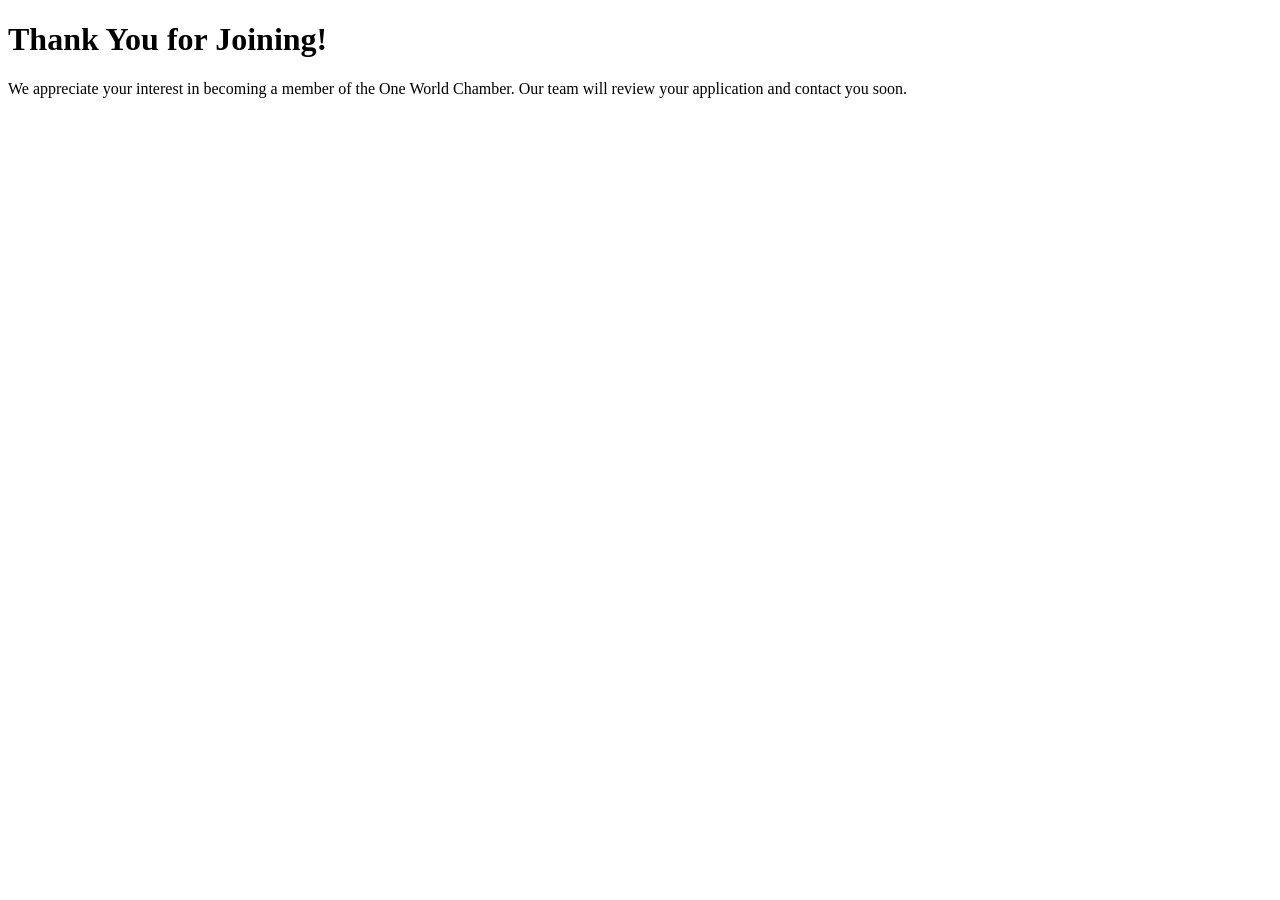
<file: chamber/thankyou.html>
<!DOCTYPE html>
<html lang="en">
<head>
    <meta charset="UTF-8">
    <meta name="viewport" content="width=device-width, initial-scale=1">
    <title>WDD 231 - chamber Directory - Peter Odongo</title>
    <meta name="description" content="This is the home page for WDD 231 that shows a work site for a chamber directory. The page includes sect a list of companies.">
    <meta name="author" content="Peter Odongo">
    <!-- <link rel="stylesheet" href="styles/tread.css"> -->
    <link rel="icon" href="favicon.ico">
    <link rel="stylesheet" href="styles/chamber.css">
    <link rel="stylesheet" href="styles/chamber.css">
    <script src="scripts/chamber.js" defer></script> 
    <link rel="preconnect" href="https://fonts.googleapis.com">
    <link rel="preconnect" href="https://fonts.gstatic.com" crossorigin>
    <link href="https://fonts.googleapis.com/css2?family=Roboto:ital,wght@0,100..900;1,100..900&display=swap" rel="stylesheet">
    <meta property="og:title" content="Peter Chamber of Commerce for Local Business Directory and Community Hub">
    <meta property="og:description" content="Official chamber of commerce website showcasing local businesses, events, and community information.">
    <meta property="og:image" content="https://peterodongo.github.io/wdd231/chamber/images/pexels-mwaurakenj.jpg">
    <meta property="og:url" content="https://peterodongo.github.io/wdd231/chamber/">
    <meta property="og:type" content="website">
</head>
<body>
    <main class="thank-you">
        <h1>Thank You for Joining!</h1>
        <p>We appreciate your interest in becoming a member of the One World Chamber. Our team will review your application and contact you soon.</p>
    </main>
</body>
</html>
</file>
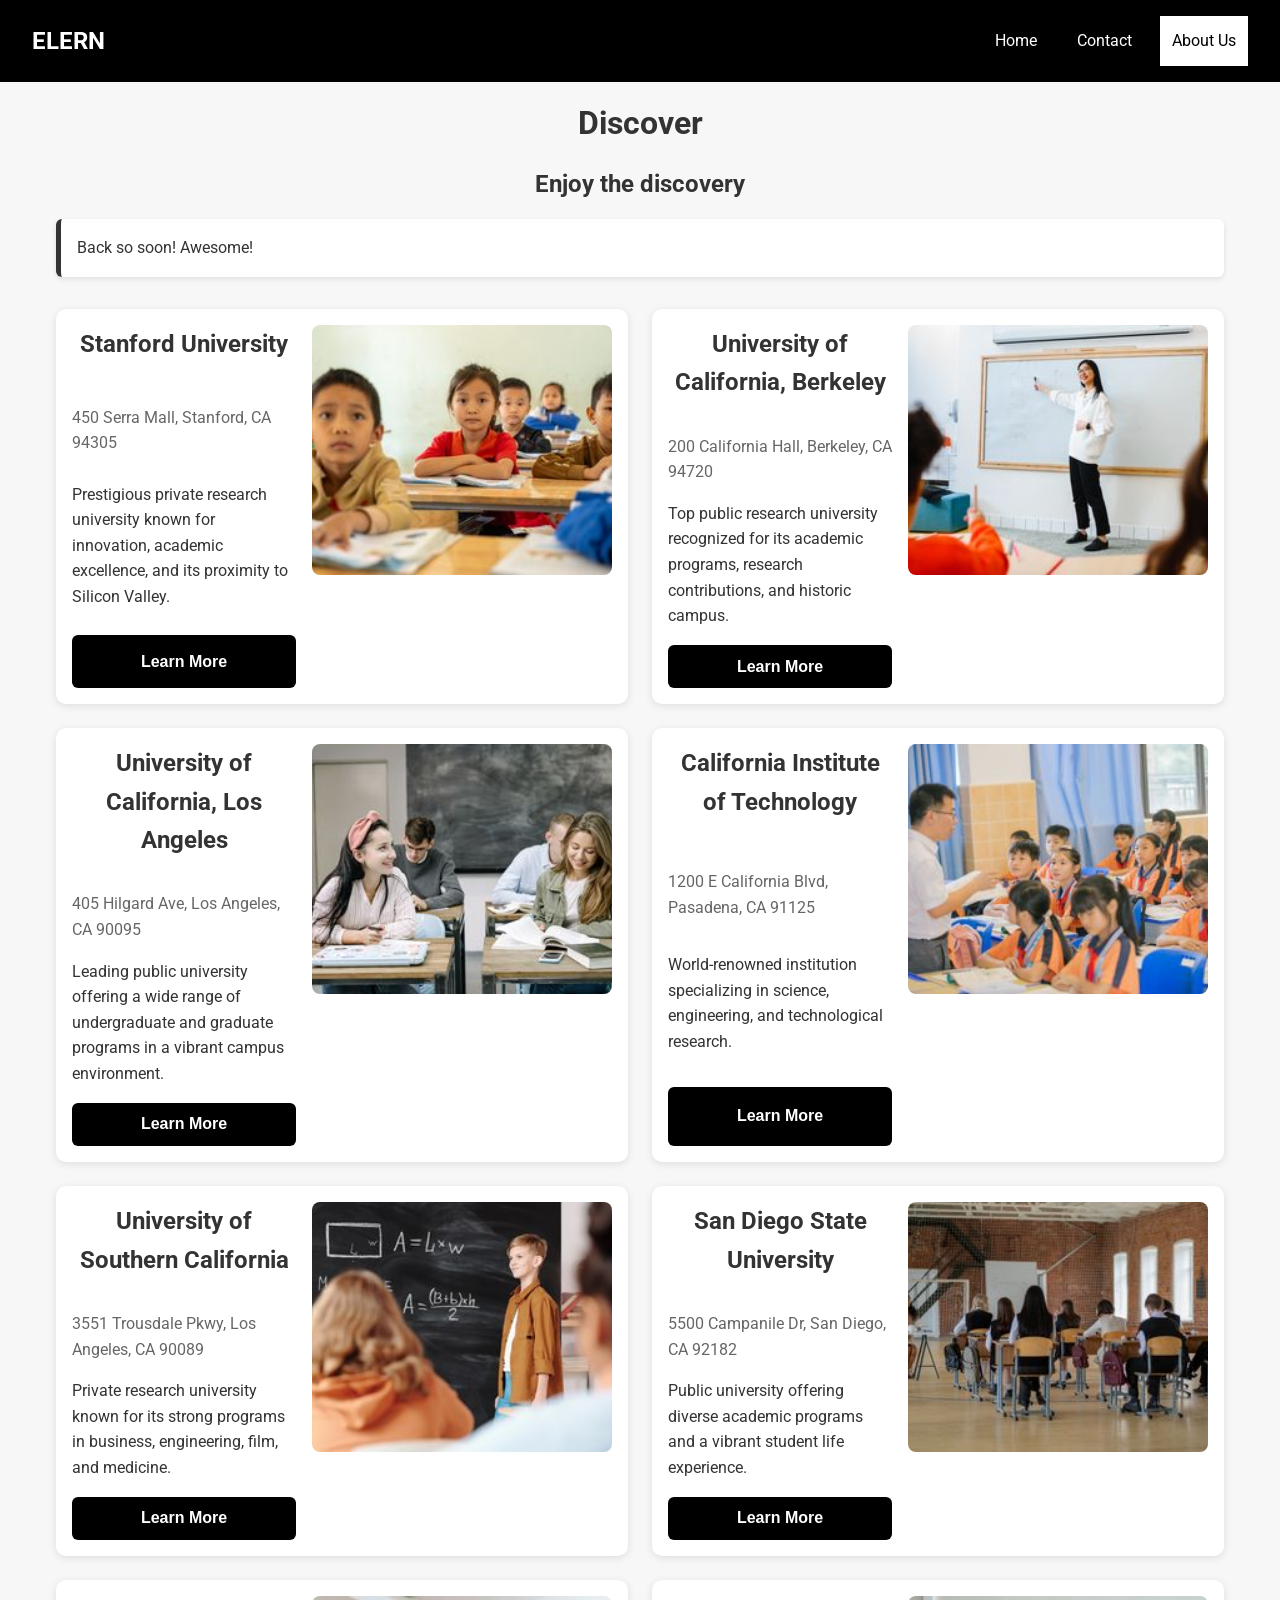
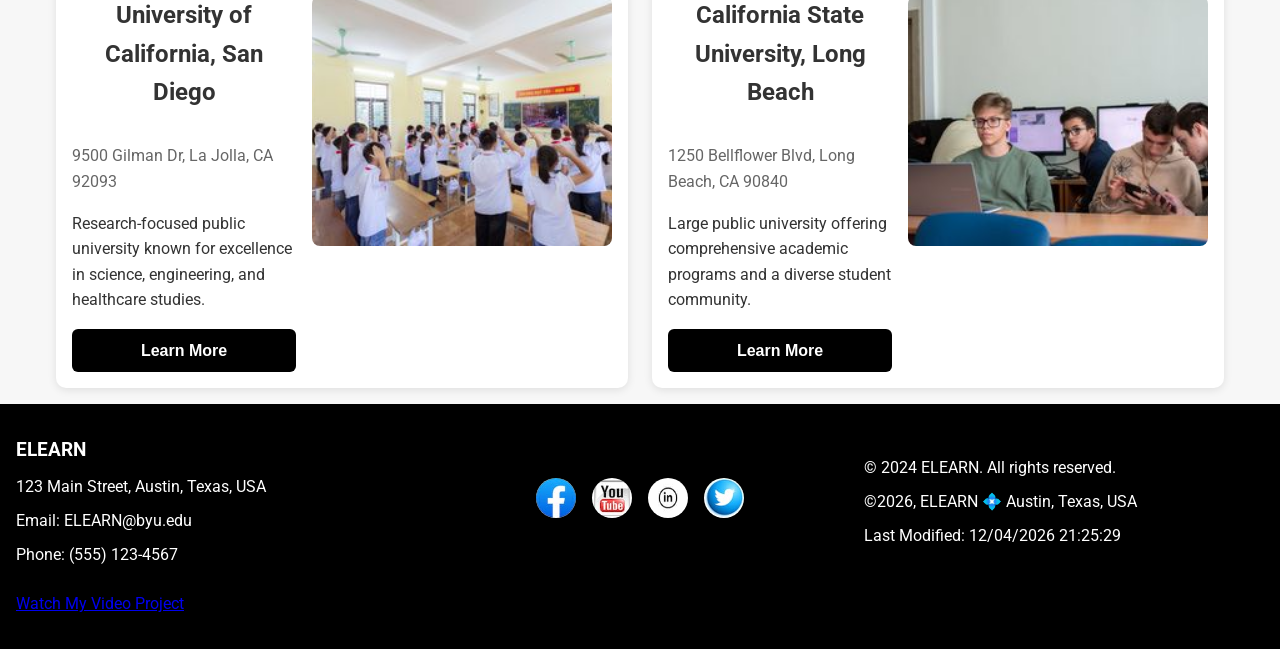
<file: final/about.html>
<!DOCTYPE html>
<html lang="en">
<head>
    <meta charset="UTF-8">
    <meta name="viewport" content="width=device-width, initial-scale=1">
    <title>WDD 231 - Explore - Peter Odongo </title>
    <meta name="description" content="Explore and discover the academic offerings, programs, and grade branches available at ELEARN.">
    <meta name="author" content="ELEARN - Explore Programs">
    <!-- <link rel="stylesheet" href="styles/tread.css"> -->
    <link rel="icon" href="favicon.ico">
    <link rel="stylesheet" href="styles/about.css">
    <link rel="stylesheet" href="styles/about.css">
    <!--<link rel="stylesheet" href="styles/medium.css">-->
    <script src="scripts/about.js" type="module"></script>
    <!--<script src="scripts/videos.js" type="module"></script>-->
    <link rel="preconnect" href="https://fonts.googleapis.com">
    <link rel="preconnect" href="https://fonts.gstatic.com" crossorigin>
    <link href="https://fonts.googleapis.com/css2?family=Roboto:ital,wght@0,100..900;1,100..900&display=swap" rel="stylesheet">
    <meta property="og:title" content="ELERN">
    <meta property="og:description" content="Official chamber of commerce website showcasing local businesses, events, and community information.">
    <meta property="og:image" content="https://peterodongo.github.io/wdd231/chamber/images/pexels-mwaurakenj.jpg">
    <meta property="og:url" content="https://peterodongo.github.io/wdd231/chamber/">
    <meta property="og:type" content="website">
</head>
<body>
    <header>
        <span id="name">ELERN</span> 
        <button id="hamburger">☰</button> 
        <nav id="menu">
            <a href="index.html">Home</a>
            <a href="contact.html">Contact</a>   
            <a href="about.html" class="active">About Us</a> 
        </nav>

    </header>
    <main>
        <h1>Discover</h1>

        <h2>Enjoy the discovery</h2>

        <div id="visitor-message"></div>

        <section id="discover-cards"></section>

         <!-- <p id="video-container">-->
            
        <!--</p> -->

    </main>
    <footer>

        
        <section class="contact">
            <h3>ELEARN</h3>
            <p>123 Main Street, Austin, Texas, USA</p>
            <p>Email: ELEARN@byu.edu</p>
            <p>Phone: (555) 123-4567</p>
        </section>

        <div class="socialmedia">
            <a href="https://facebook.com">
                <img src="images/faceone.jpg" alt="Facebook Icon">
            </a>
            <a href="https://youtube.com">
                <img src="images/youone.jpg" alt="YouTube Icon">
            </a>
            <a href="https://linkedin.com">
                <img src="images/linkone.jpg" alt="linkedin Icon">
            </a>
            <a href="https://twitter.com">
                <img src="images/twittone.jpg" alt="Twitter Icon">
            </a>
        </div>

        


        <section class="copyright">
            <p>&copy; 2024 ELEARN. All rights reserved.</p>
            <p>©️<span id="currentyear"></span>,     ELEARN  💠  Austin, Texas, USA</p>
            <p id="lastModified"></p>

        </section>

        <!--<h3 id="video-container">-->
            <a href="https://youtu.be/7bp4zxbJ_0E" target="_blank">Watch My Video Project</a>
        <!--</h3>-->
         
    </footer>
</body>
</html>
</file>
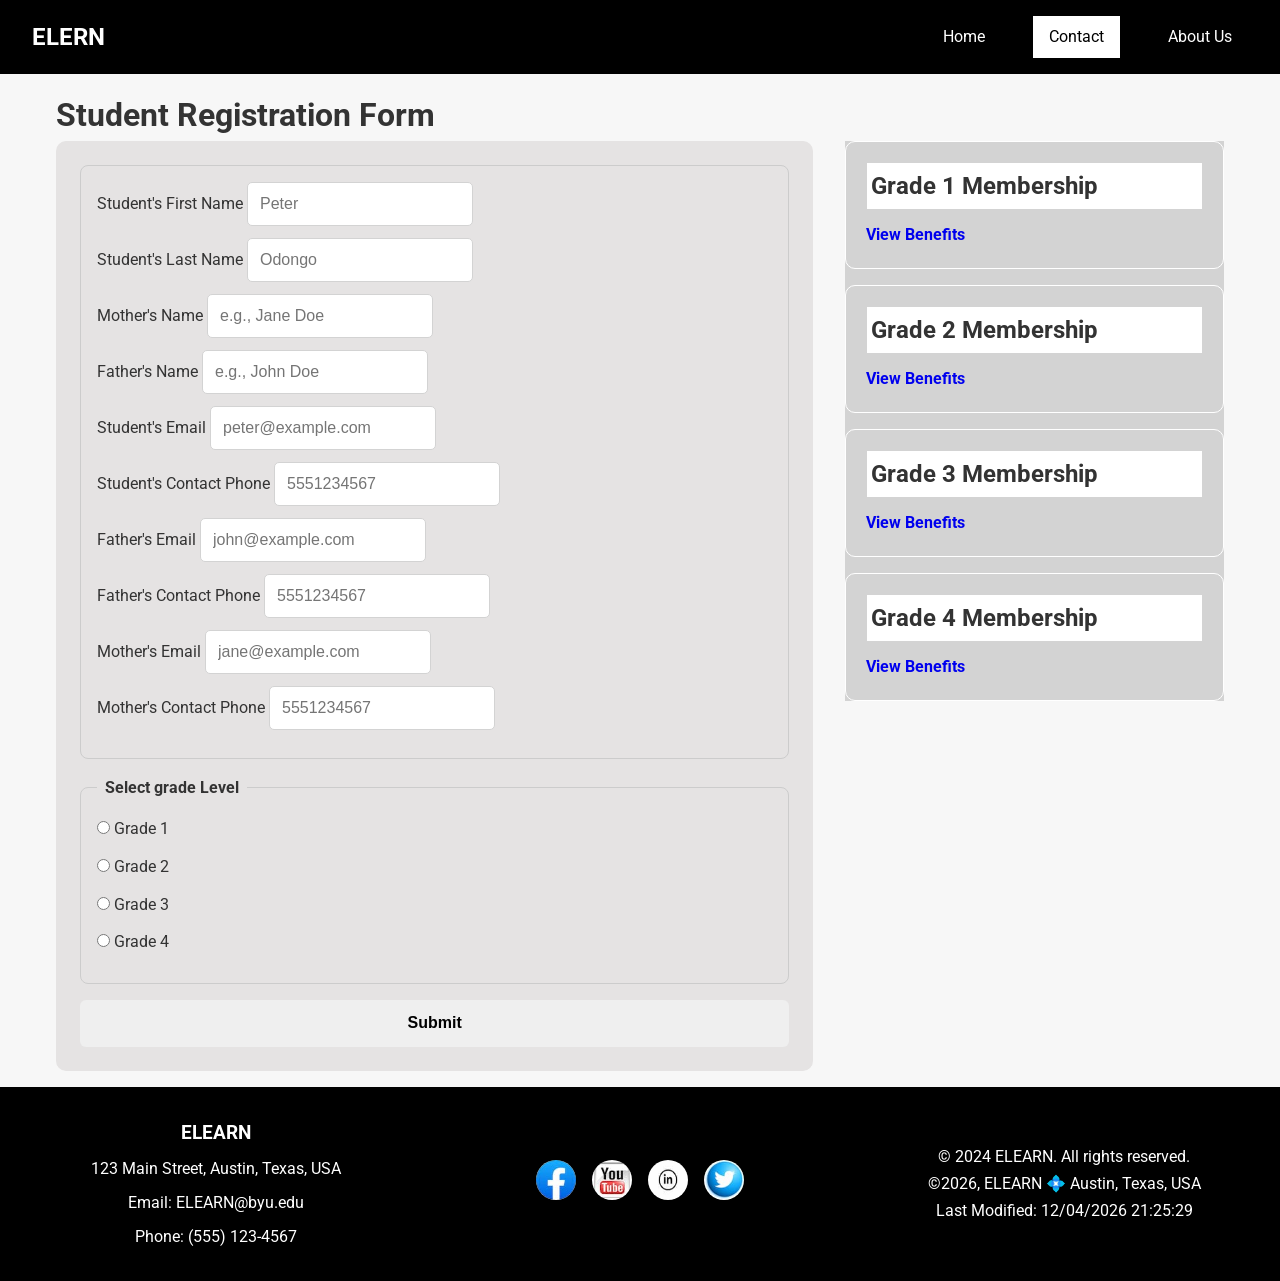
<file: final/contact.html>
<!DOCTYPE html>
<html lang="en">
<head>
    <meta charset="UTF-8">
    <meta name="viewport" content="width=device-width, initial-scale=1">
    <title>WDD 231 - chamber Directory - Peter Odongo</title>
    <meta name="description" content="This is the home page for WDD 231 that shows a work site for a chamber directory. The page includes sect a list of companies.">
    <meta name="author" content="Peter Odongo">
    <!-- <link rel="stylesheet" href="styles/tread.css"> -->
    <link rel="icon" href="favicon.ico">
    <link rel="stylesheet" href="styles/contact.css">
    <link rel="stylesheet" href="styles/contact.css">
    <!-- <link rel="stylesheet" href="styles/chamber.css"> -->
    <script src="scripts/contact.js" defer></script>
    <link rel="preconnect" href="https://fonts.googleapis.com">
    <link rel="preconnect" href="https://fonts.gstatic.com" crossorigin>
    <link href="https://fonts.googleapis.com/css2?family=Roboto:ital,wght@0,100..900;1,100..900&display=swap" rel="stylesheet">
    <meta property="og:title" content="Peter Chamber of Commerce for Local Business Directory and Community Hub">
    <meta property="og:description" content="Official chamber of commerce website showcasing local businesses, events, and community information.">
    <meta property="og:image" content="https://peterodongo.github.io/wdd231/chamber/images/pexels-mwaurakenj.jpg">
    <meta property="og:url" content="https://peterodongo.github.io/wdd231/chamber/">
    <meta property="og:type" content="website">
</head>
<body>
    <header>
        <span id="name">ELERN</span> 
        <button id="hamburger">☰</button> 
        <nav id="menu">
            <a href="index.html">Home</a>
            <a href="contact.html" class="active">Contact</a>   
            <a href="about.html">About Us</a> 
        </nav>
    </header>
    <main>

        <h1>Student Registration Form</h1>

        <div class="join-layout">
            
            <form method="get" action="thankyou.html">
                    <fieldset>
                            <!-- form fields -->

                            <label>
                                Student's First Name
                                <input
                                    type="text"
                                    name="firstName"
                                    required
                                    placeholder="Peter"
                                    title="Enter your first name"
                                    autocomplete="name">
                            </label>

                            <label>
                                Student's Last Name
                                <input
                                    type="text"
                                    name="lastName"
                                    required
                                    placeholder="Odongo"
                                    title="Enter your last name"
                                    autocomplete="name">
                            </label>

                            <label>
                                Mother's Name
                                <input 
                                    type="text" 
                                    name="motherName" 
                                    required
                                    title="Enter your mother's name" 
                                    placeholder="e.g., Jane Doe"
                                    autocomplete="name" 
                                    pattern="[A-Za-z -]{7,}">
                            </label>

                            <label>
                                Father's Name
                                <input
                                        type="text"
                                        name="fatherName"
                                        required
                                        title="Enter your father's name"
                                        placeholder="e.g., John Doe"
                                        autocomplete="name">
                            </label>

                            <label>
                                Student's Email
                                <input 
                                    type="email" 
                                    name="email" 
                                    required
                                    placeholder="peter@example.com"
                                    title="Enter your email address"    
                                    autocomplete="email">
                            </label>

                            <label>
                                Student's Contact Phone
                                <input 
                                    type="tel" 
                                    name="phone" 
                                    required
                                    placeholder="5551234567"
                                    title="Enter your contact phone number"
                                    autocomplete="tel">
                            </label>

                            <label>
                                Father's Email
                                <input 
                                    type="email" 
                                    name="fatherEmail" 
                                    required
                                    placeholder="john@example.com"
                                    title="Enter your father's email address"    
                                    autocomplete="email">
                            </label>

                            <label>
                                Father's Contact Phone
                                <input 
                                    type="tel" 
                                    name="fatherPhone" 
                                    required
                                    placeholder="5551234567"
                                    title="Enter your father's  contact phone number"
                                    autocomplete="tel">
                            </label>

                            <label>
                                Mother's Email
                                <input 
                                    type="email" 
                                    name="motherEmail" 
                                    required
                                    placeholder="jane@example.com"
                                    title="Enter your mother's email address"    
                                    autocomplete="email">
                            </label>

                            <label>
                                Mother's Contact Phone
                                <input 
                                    type="tel" 
                                    name="motherPhone" 
                                    required
                                    placeholder="5551234567"
                                    title="Enter your mother's contact phone number"
                                    autocomplete="tel">
                            </label>
                    </fieldset>

                        <section class="membership-selection">
                
                        <!-- membership cards -->
                            <fieldset>
            
                                    <legend>Select grade Level</legend>

                                    <label>
                                        <input type="radio" name="membership" value="G1">
                                        Grade 1
                                    </label>

                                    <label>
                                        <input type="radio" name="membership" value="G2">
                                        Grade 2
                                    </label>

                                    <label>
                                        <input type="radio" name="membership" value="G3">
                                        Grade 3
                                    </label>

                                    <label>
                                        <input type="radio" name="membership" value="G4">
                                        Grade 4
                                    </label>

                            </fieldset>    

                            <input type="hidden" id="timestamp" name="timestamp">

                        </section>

                        <button type="submit">Submit</button>
            </form>

                    <!-- MEMBERSHIP CARDS SIDE -->
            <section class="membership-cards">

                    <div class="card">
                        <h2>Grade 1 Membership</h2>
                        <a href="#" id="open-np">View Benefits</a>
                    </div>

                    <div class="card">
                        <h2>Grade 2 Membership</h2>
                        <a href="#" id="open-bronze">View Benefits</a>
                    </div>

                    <div class="card">
                        <h2>Grade 3 Membership</h2>
                        <a href="#" id="open-silver">View Benefits</a>
                    </div>

                    <div class="card">
                        <h2>Grade 4 Membership</h2>
                        <a href="#" id="open-gold">View Benefits</a>
                    </div>

            </section>

        </div>
        <!-- MODALS -->
        <dialog id="np-modal">
            <h2>Grade 1 Benefits</h2>
            <ul>
                <li>free computer classes</li>
                <li>extra tutoring sessions</li>
                <li>field trips expeditions</li>
            </ul>
            <button id="close-np">Close</button>
        </dialog>

        <dialog id="bronze-modal">
            <h2>Grade 2 Benefits</h2>
            <ul>
                <li>math tutoring</li>
                <li>science lab access</li>
                <li>library resources</li>
            </ul>
            <button id="close-bronze">Close</button>
        </dialog>

        <dialog id="silver-modal">
            <h2>Grade 3 Benefits</h2>
            <ul>
                <li>advanced courses</li>
                <li>priority registration</li>
                <li>personalized learning plans</li>
            </ul>
            <button id="close-silver">Close</button>
        </dialog>

        <dialog id="gold-modal">
            <h2>Grade 4 Benefits</h2>
            <ul>
                <li>exclusive content</li>
                <li>access to modern sports facilities</li>
                <li>dedicated customer support</li>
            </ul>
            <button id="close-gold">Close</button>
        </dialog>

    </main>    
    <footer>
        <section class="contact">
            <h3>ELEARN</h3>
            <p>123 Main Street, Austin, Texas, USA</p>
            <p>Email: ELEARN@byu.edu</p>
            <p>Phone: (555) 123-4567</p>
        </section>

        <div class="socialmedia">
            <a href="https://facebook.com">
                <img src="images/faceone.jpg" alt="Facebook Icon">
            </a>
            <a href="https://youtube.com">
                <img src="images/youone.jpg" alt="YouTube Icon">
            </a>
            <a href="https://linkedin.com">
                <img src="images/linkone.jpg" alt="linkedin Icon">
            </a>
            <a href="https://twitter.com">
                <img src="images/twittone.jpg" alt="Twitter Icon">
            </a>
        </div>

        <section class="copyright">
            <p>&copy; 2024 ELEARN. All rights reserved.</p>
            <p>©️<span id="currentyear"></span>,     ELEARN  💠  Austin, Texas, USA</p>
            <p id="lastModified"></p>
        </section> 
     </footer>
</body>
</html>
</file>
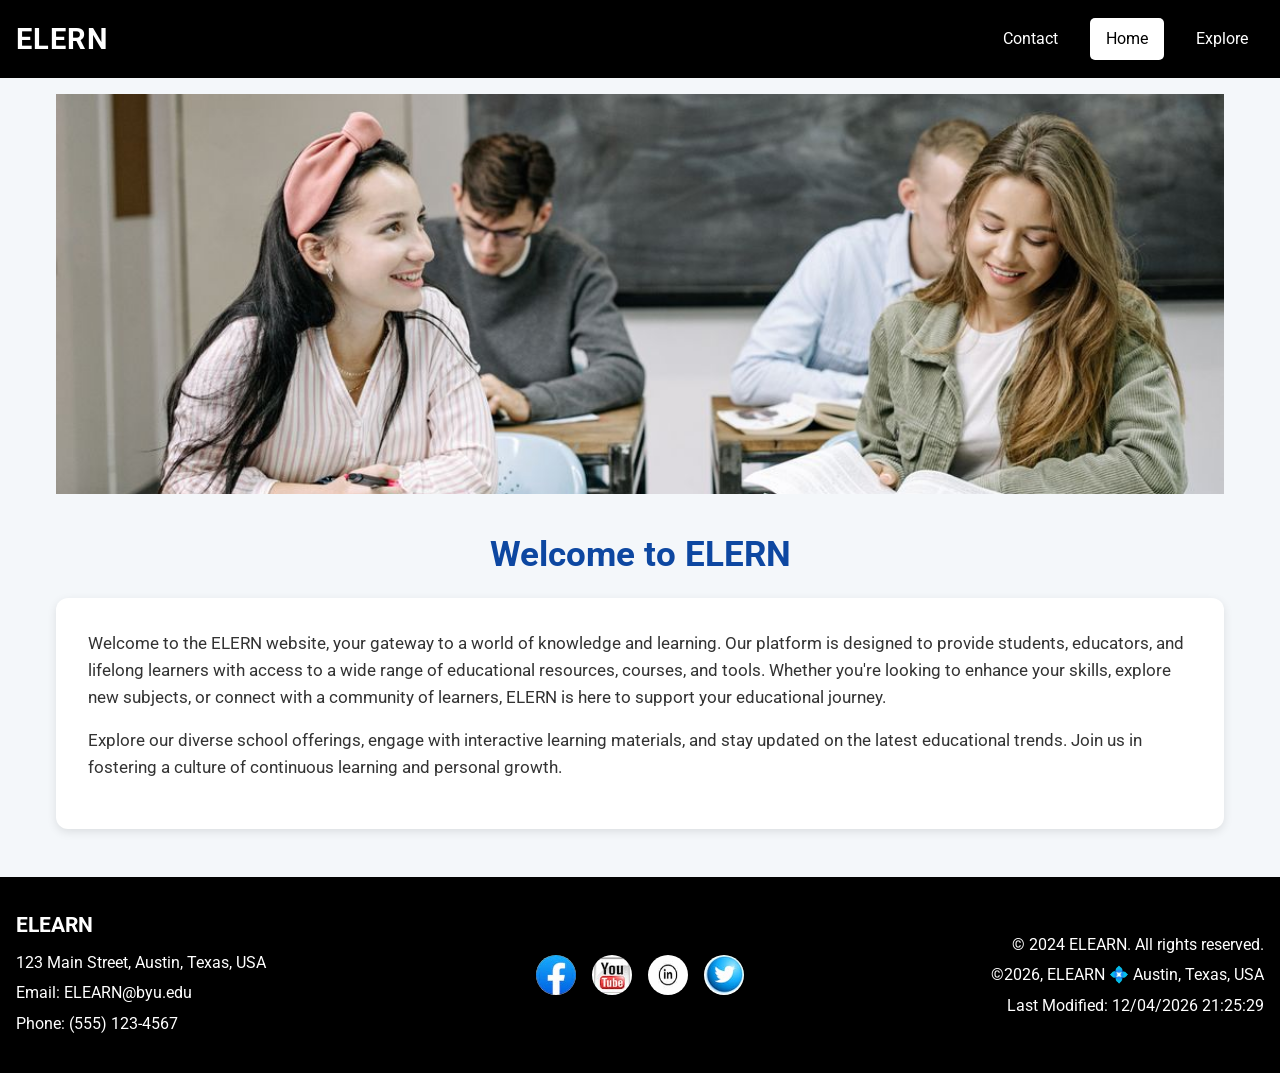
<file: final/Elern.html>
<!DOCTYPE html>
<html lang="en">
<head>
    <meta charset="UTF-8">
    <meta name="viewport" content="width=device-width, initial-scale=1">
    <title>WDD 231 - chamber Directory - Peter Odongo</title>
    <meta name="description" content="This is the home page for WDD 231 that shows a work site for a chamber directory. The page includes sect a list of companies.">
    <meta name="author" content="Peter Odongo">
    <!-- <link rel="stylesheet" href="styles/tread.css"> -->
    <link rel="icon" href="favicon.ico">
    <link rel="stylesheet" href="styles/Elern.css">
    <!-- <link rel="stylesheet" href="styles/chamber.css"> -->
    <script src="scripts/Elern.js" defer></script>
    <link rel="preconnect" href="https://fonts.googleapis.com">
    <link rel="preconnect" href="https://fonts.gstatic.com" crossorigin>
    <link href="https://fonts.googleapis.com/css2?family=Roboto:ital,wght@0,100..900;1,100..900&display=swap" rel="stylesheet">
    <meta property="og:title" content="Peter Chamber of Commerce for Local Business Directory and Community Hub">
    <meta property="og:description" content="Official chamber of commerce website showcasing local businesses, events, and community information.">
    <meta property="og:image" content="https://peterodongo.github.io/wdd231/chamber/images/pexels-mwaurakenj.jpg">
    <meta property="og:url" content="https://peterodongo.github.io/wdd231/chamber/">
    <meta property="og:type" content="website">
</head>
<body>
    <header>
        <span id="name">ELERN</span> 
        <button id="hamburger">☰</button> 
        <nav id="menu">
            <a href="contact.html">Contact</a>   
            <a href="elern.html" class="active">Home</a>
            <a href="explore.html">Explore</a> 
        </nav>
    </header>
    <main>
        <section class="hero">
            <img src="images/herrola.jpg" alt="school building">
        </section>
        <h1>Welcome to ELERN</h1>
        <section class="welcome">
            <p>Welcome to the ELERN website, your gateway to a world of knowledge and learning. Our platform is designed to provide students, educators, and lifelong learners with access to a wide range of educational resources, courses, and tools. Whether you're looking to enhance your skills, explore new subjects, or connect with a community of learners, ELERN is here to support your educational journey.</p>
            <p>Explore our diverse school offerings, engage with interactive learning materials, and stay updated on the latest educational trends. Join us in fostering a culture of continuous learning and personal growth.</p>
        </section>
    </main>
<footer>
        <section class="contact">
            <h3>ELEARN</h3>
            <p>123 Main Street, Austin, Texas, USA</p>
            <p>Email: ELEARN@byu.edu</p>
            <p>Phone: (555) 123-4567</p>
        </section>

        <div class="socialmedia">
            <a href="https://facebook.com">
                <img src="images/faceone.jpg" alt="Facebook Icon">
            </a>
            <a href="https://youtube.com">
                <img src="images/youone.jpg" alt="YouTube Icon">
            </a>
            <a href="https://linkedin.com">
                <img src="images/linkone.jpg" alt="linkedin Icon">
            </a>
            <a href="https://twitter.com">
                <img src="images/twittone.jpg" alt="Twitter Icon">
            </a>
        </div>

        <section class="copyright">
            <p>&copy; 2024 ELEARN. All rights reserved.</p>
            <p>©️<span id="currentyear"></span>,     ELEARN  💠  Austin, Texas, USA</p>
            <p id="lastModified"></p>
        </section> 
    </footer>
</body>
</html>
</file>
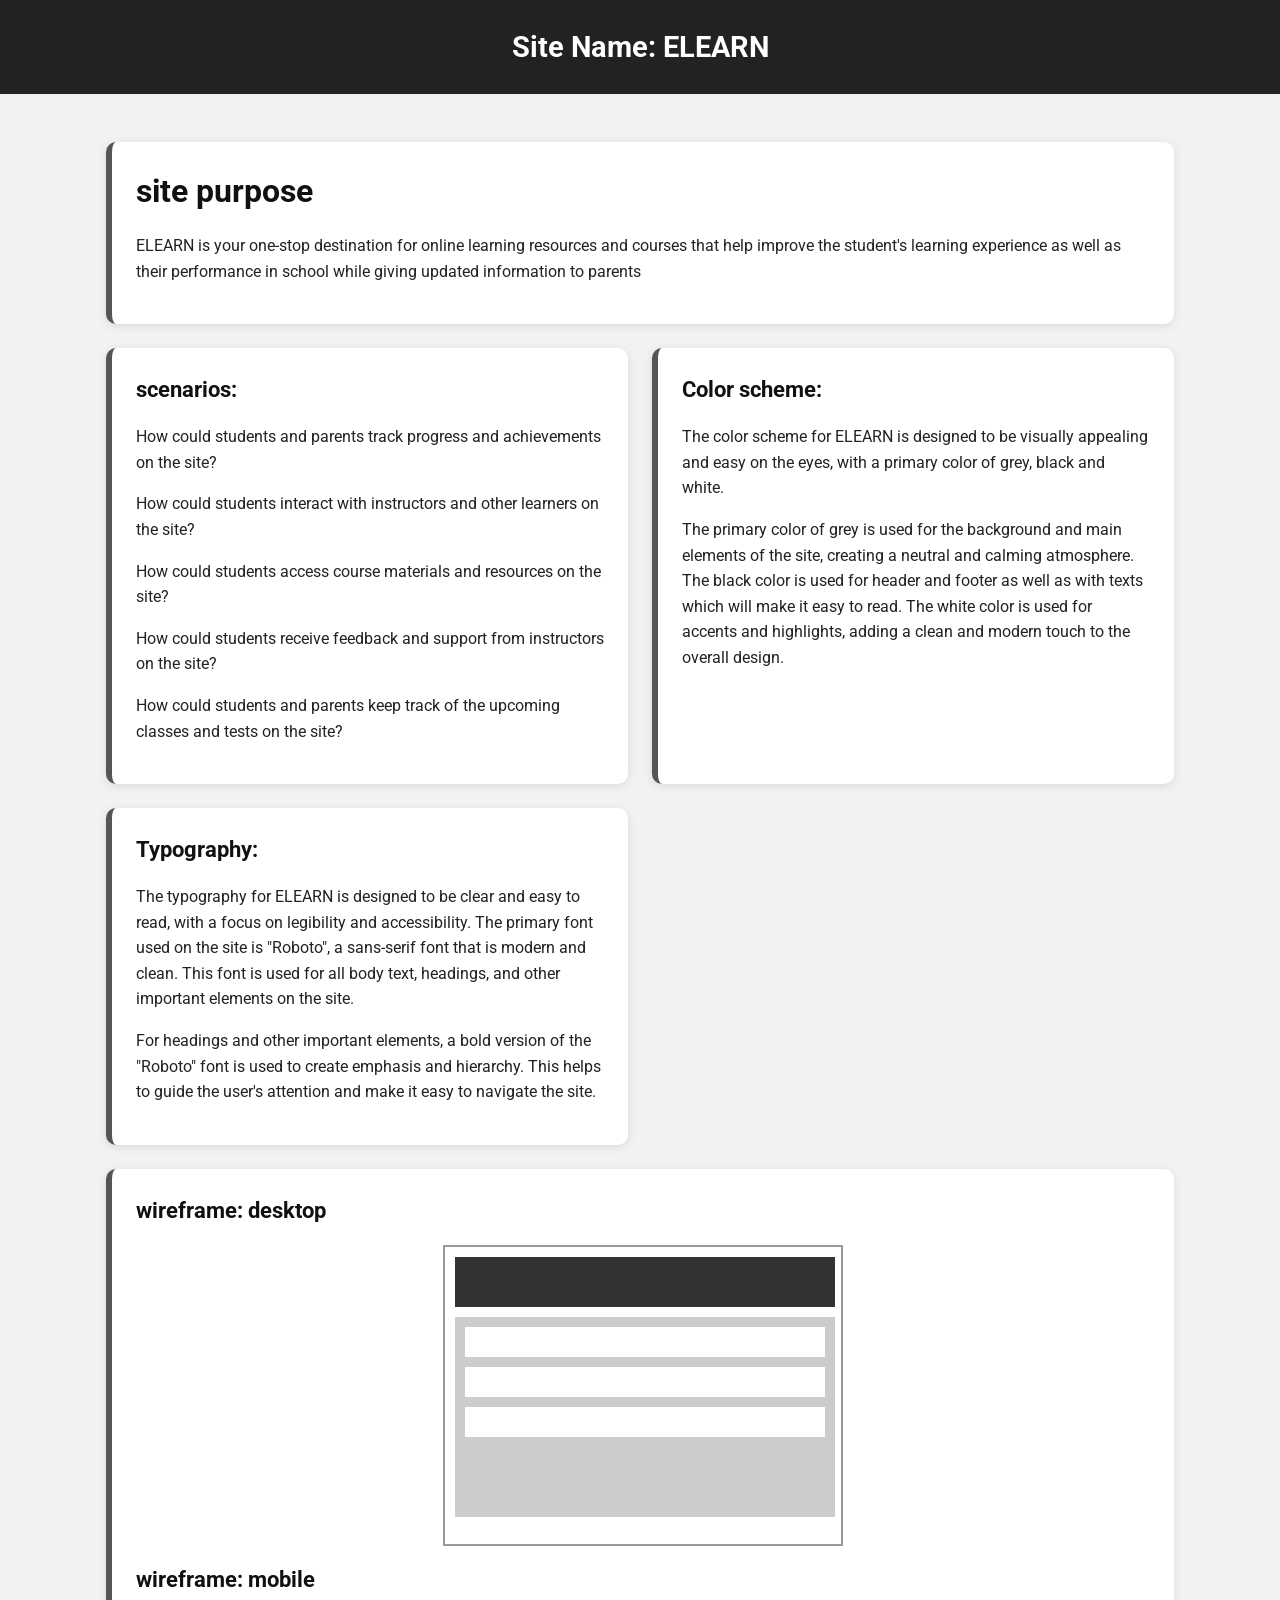
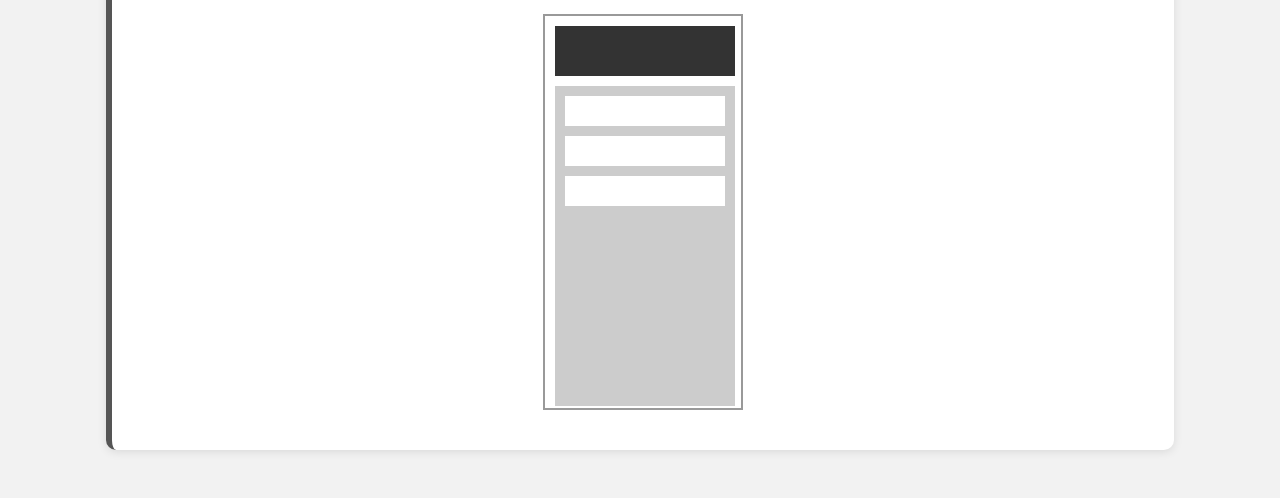
<file: site/site.html>
<!DOCTYPE html>
<html lang="en">
<head>
    <meta charset="UTF-8">
    <meta name="viewport" content="width=device-width, initial-scale=1">
    <title>WDD 231 - chamber Directory - Peter Odongo</title>
    <meta name="description" content="This is the home page for WDD 231 that shows a work site for a chamber directory. The page includes sect a list of companies.">
    <meta name="author" content="Peter Odongo">
    <!-- <link rel="stylesheet" href="styles/read.css"> -->
    <!-- <link rel="icon" href="favicon.ico"> -->
    <!-- <link rel="stylesheet" href="styles/chamber.css"> -->
    <link rel="stylesheet" href="site.css">
    <!-- <script src="scripts/chamber.js" defer></script> -->
    <link rel="preconnect" href="https://fonts.googleapis.com">
    <link rel="preconnect" href="https://fonts.gstatic.com" crossorigin>
    <link href="https://fonts.googleapis.com/css2?family=Roboto:ital,wght@0,100..900;1,100..900&display=swap" rel="stylesheet">
    <meta property="og:title" content="Peter Chamber of Commerce for Local Business Directory and Community Hub">
    <meta property="og:description" content="Official chamber of commerce website showcasing local businesses, events, and community information.">
    <meta property="og:image" content="https://peterodongo.github.io/wdd231/chamber/images/pexels-mwaurakenj.jpg">
    <meta property="og:url" content="https://peterodongo.github.io/wdd231/chamber/">
    <meta property="og:type" content="website">
</head>
<body>
    <header>
        <span id="name">Site Name: ELEARN</span> 
    </header>
    <main>
        <section>
            <h1>site purpose</h1>
            <p>ELEARN is your one-stop destination for online learning resources and courses that help improve the student's learning experience as well as their performance in school while giving updated information to parents
        </section>
        <section>
            <h2>scenarios:</h2>
            <p>How could students and parents track progress and achievements on the site?</p>
            <p>How could students interact with instructors and other learners on the site?</p>
            <p>How could students access course materials and resources on the site?</p>
            <p>How could students receive feedback and support from instructors on the site?</p>
            <p>How could students and parents keep track of the upcoming classes and tests on the site?</p>
        </section>
        <section>
            <h2>Color scheme:</h2>
            <p>The color scheme for ELEARN is designed to be visually appealing and easy on the eyes, with a primary color of grey, black and white.</p>
            <p>The primary color of grey is used for the background and main elements of the site, creating a neutral and calming atmosphere. The black color is used for header and footer as well as with texts which will make it easy to read. The white color is used for accents and highlights, adding a clean and modern touch to the overall design.</p>
        </section>
        <section>
            <h2>Typography:</h2>
            <p>The typography for ELEARN is designed to be clear and easy to read, with a focus on legibility and accessibility. The primary font used on the site is "Roboto", a sans-serif font that is modern and clean. This font is used for all body text, headings, and other important elements on the site.</p>
            <p>For headings and other important elements, a bold version of the "Roboto" font is used to create emphasis and hierarchy. This helps to guide the user's attention and make it easy to navigate the site.</p>
        </section>
        <section>
            <h2>wireframe: desktop</h2>
            <svg width="400" height="300">
                <rect x="10" y="10" width="380" height="50" fill="#333" />
                <rect x="10" y="70" width="380" height="200" fill="#ccc" />
                <rect x="20" y="80" width="360" height="30" fill="#fff" />
                <rect x="20" y="120" width="360" height="30" fill="#fff" />
                <rect x="20" y="160" width="360" height="30" fill="#fff" />
            </svg>
            <h2>wireframe: mobile</h2>
            <svg width="200" height="400">
                <rect x="10" y="10" width="180" height="50" fill="#333" />
                <rect x="10" y="70" width="180" height="320" fill="#ccc" />
                <rect x="20" y="80" width="160" height="30" fill="#fff" />
                <rect x="20" y="120" width="160" height="30" fill="#fff" />
                <rect x="20" y="160" width="160" height="30" fill="#fff" />
            </svg>

        </section>

    </main>
</body>
</html>
</file>
<file: styles/read.css>
/* RESET */
* {
    margin: 0;
    padding: 0;
    box-sizing: border-box;
}

/* BODY */
body {
    font-family: Arial, Helvetica, sans-serif;
    background-color: white;
    color: black;
    line-height: 1.5;
}

/* HEADER */
header {
    background-color: black;
    color: white;
    padding: 1rem;

    display: flex;
    justify-content: space-between;
    align-items: center;
}

/* SITE NAME */
#name {
    font-size: 1.5rem;
    font-weight: bold;
}

/* HAMBURGER BUTTON */
#hamburger {
    background: none;
    border: none;
    color: white;
    font-size: 2rem;
    cursor: pointer;
}

/* NAVIGATION */
#menu {
    display: none;
    flex-direction: column;
    gap: 1rem;
}

#menu.show {
    display: flex;
}

#menu a {
    color: white;
    text-decoration: none;
    font-weight: bold;
}

#menu a.active {

    background-color: white;

    color: black;

    padding: 0.5rem 1rem;

    border-radius: 5px;
}

/* MAIN AREA */
main {
    max-width: 1100px;
    margin: auto;
    padding: 1rem;


}

/* MAIN TITLE */
main h1 {
    grid-column: 1 / -1;
    margin-bottom: 0.5rem;
}

/* CARD DESIGN */
/*.card {
    background: white;
    border: 1px solid #ccc;
}*/

/* CARD HEADERS */
.card-header {
    background-color: black;
    color: white;
    text-align: center;
    padding: 0.7rem;
    font-size: 1.1rem;
}

/* CARD CONTENT */
/*.card p,
.card ul {
    padding: 1rem;
}*/

/* ABOUT SECTION */
.profile {
    min-height: 250px;
    background-color: grey;
}

/* PHOTO SECTION */
.photo {
    text-align: center;
    background-color: grey;
}

.photo img {
    width: 200px;
    margin: 1rem auto;
    display: block;
    border-radius: 8px;
}

/* COURSE SECTION */
.skills {
    grid-column: 1 / -1;
    background-color: grey;
}

.skills p {
    padding: 1rem;
    text-align: center;
}

/* COURSE BUTTONS */
.buttons {
    display: grid;
    grid-template-columns: repeat(3, 1fr);
    gap: 1rem;
    background: grey;
    text-align: center;
    padding: 0.3rem;
    border-radius: 5px;
    font-weight: bold;
    text-decoration: none;
    color: black;
}

#courses {
    display: grid;
    grid-template-columns: repeat(auto-fit, minmax(250px, 1fr));
    gap: 1rem;
    padding: 1rem;
}

.course-card {
    background-color: white;
    padding: 1rem;
    border-radius: 8px;
    text-align: center;
}

/* SOCIAL MEDIA */
.socialmedia {
    grid-column: 1 / -1;

    display: flex;
    justify-content: center;
    gap: 2rem;

    margin-top: 1rem;
}

.socialmedia img {
    width: 40px;
    height: 40px;
}

/* FOOTER */
footer {
    background-color: #ddd;
    text-align: center;
    padding: 1rem;
    margin-top: 1rem;
}

/* -HOME GRID- */

.home-grid {

    display: grid;

    grid-template-columns: repeat(3, 1fr);

    gap: 1rem;

    padding: 1rem;

}


/* DESKTOP VIEW */
@media screen and (min-width: 768px) {

    /* HIDE HAMBURGER */
    #hamburger {
        display: none;
    }

    /* SHOW MENU */
    #menu {
        display: flex !important;
        flex-direction: row;
    }


    /* THREE COLUMN LAYOUT */
    .home-grid {
        grid-template-columns: repeat(3, 1fr);
    }
}

@media (max-width: 700px) {

    /* MOBILE NAVIGATION */

    #hamburger {
        display: block;
    }

    #menu {
        display: none;
        flex-direction: column;
        width: 100%;
        margin-top: 1rem;
    }

    #menu.show {
        display: flex;
    }

    nav a {
        display: block;
        padding: 0.5rem 0;
    }

    /* FOOTER */

    footer {
        flex-direction: column;
        align-items: center;
        text-align: center;
    }

    /* HOME GRID */

    .home-grid {
        grid-template-columns: 1fr;
    }

    /* HERO */

    .hero img {
        height: 350px;
    }

    .hero-text {
        width: 90%;
        padding: 1rem;
    }

    /* SPOTLIGHTS */

    #spotlight-container {
        grid-template-columns: 1fr;
    }
}


/*SPOTLIGHTS */

#spotlight-container {

    display: grid;

    grid-template-columns: repeat(auto-fit, minmax(250px, 1fr));

    gap: 1rem;

    margin-top: 1rem;
}

.spotlight-card {

    background-color: lightgray;

    padding: 1rem;

    border-radius: 10px;

    text-align: center;
}

.spotlight-card img {

    width: 100%;

    height: 180px;

    object-fit: cover;

    border-radius: 8px;
}

.spotlight-level {

    margin-top: 0.5rem;

    font-weight: bold;

    background-color: black;

    color: white;

    padding: 0.3rem;

    border-radius: 20px;

    display: inline-block;
}

.events {

    background-color: lightgray;

    padding: 1rem;

    border-radius: 10px;
}

/*  WEATHER */

.weather {

    background-color: red;

    padding: 1rem;

    border-radius: 10px;
}

#weather-info {

    text-align: center;
}

.forecast-card {

    background-color: green;

    padding: 1rem;

    border-radius: 10px;

    min-height: 220px;
}

#weather-info img {

    width: 80px;
}

.temp {

    font-size: 1.5rem;

    margin: 0.5rem 0;
}

.description {

    text-transform: capitalize;
}

#forecast {

    margin-top: 1rem;
}

#forecast p {

    background-color: white;

    padding: 0.5rem;

    border-radius: 5px;

    margin-bottom: 0.5rem;
}


/* HERO  */

.hero {

    position: relative;
}

.hero img {

    width: 100%;

    height: 500px;

    object-fit: cover;
}

.hero-text {

    position: absolute;

    top: 50%;

    left: 50%;

    transform: translate(-50%, -50%);

    text-align: center;

    color: white;

    background-color: rgba(0, 0, 0, 0.6);

    padding: 2rem;

    border-radius: 10px;
}

.cta-button {

    display: inline-block;

    margin-top: 1rem;

    padding: 0.8rem 1.5rem;

    background-color: gold;

    color: black;

    text-decoration: none;

    border-radius: 5px;

    font-weight: bold;
}
</file>
<file: chamber/styles/chamber1.css>
header {
    background-color: #000000;
    color: #ffffff;
    padding: 2rem;
    display: flex;
    justify-content: space-between;
    align-items: center;
}

#hamburger {
    background: none;
    border: none;
    color: #ffffff;
    font-size: 2rem;
    cursor: pointer;
}

#menu {
    display: none;
    flex-direction: column;
    gap: 1rem;
}

#menu.show {
    display: flex;
}

nav a {
    color: #ffffff;
    text-decoration: none;
    font-size: 1.7rem;  
}

nav a:hover {
    background-color: #ffffff;
    color: #000000;
    padding: 0.5rem 1rem;
    border-radius: 5px;
}

/* Increasing size of span element */
span { 
    font-size: 1.5em; 
}

h2 {
    background-color: #000000;
    color: #ffffff;
    font-size: 1.5rem;
    margin-top: 0rem;
}

.profile {
    background-color: #d3d3d3;
    color: #000000;
    margin-top: 1rem;
}

.photo {
    background-color: #d3d3d3;
    color: #000000;
    margin-top: 1rem;
}

.weather-icons {
   font-size: 2.7em;
}

.divide {
    display: flex;
}

.skills {
    background-color: #d3d3d3;
    color: #000000;
    margin-top: 1rem;
}

.welcome {
    margin: auto;
    padding: 1rem;
    display: grid;
    gap: 1rem;
    grid-template-columns: repeat(auto-fit, minmax(250px, 1fr));
}

footer {
    background-color: #000000;
    color: #ffffff;
    padding: 1rem;
    margin-top: 1rem;
    display: flex;
    justify-content: space-between;
    flex-wrap: wrap;
    gap: 1rem;
}

/* BASE CARD STYLE (Mainly Directory/Default) */
.card {
    background-color: #d3d3d3;
    border-radius: 10px;
    padding: 1rem;
    text-align: center;
}

.card img {
    width: 100%;
    height: 180px;
    object-fit: cover;
    border-radius: 8px;
}

/* GRID VIEW */
#courses.grid-view {
    display: grid;
    grid-template-columns: repeat(auto-fit, minmax(260px, 1fr));
    gap: 1rem;
}

/* LIST VIEW */
#courses.list-view {
    display: flex;
    flex-direction: column;
    gap: 1rem;
}

#courses.list-view .card {
    display: grid;
    grid-template-columns: 1fr;
    text-align: left;
    padding: 1rem;
    gap: 0.01rem;
}

/* REMOVE IMAGES IN LIST VIEW */
#courses.list-view img {
    display: none;
}

.badge {
    display: inline-block;
    margin-top: 0.4rem;
    padding: 0.3rem 0.8rem;
    background-color: #000000;
    color: #ffffff;
    border-radius: 20px;
}

.view-buttons {
    margin: 1rem 0;
    display: flex;
    gap: 1rem;
}

.view-buttons button {
    padding: 0.5rem 1rem;
    border: none;
    background-color: #000000;
    color: #ffffff;
    cursor: pointer;
    margin-right: 0.5rem;
    border-radius: 5px;
}

.view-buttons button:hover {
    background-color: #333333;
}

.list-view .card {
    display: flex;
    align-items: center;
    justify-content: space-between;
    text-align: left;
    padding: 1rem;
    gap: 2rem;
}

/* MEDIA QUERIES */
@media (max-width: 700px) {
    #hamburger {
        display: block;
    }

    #menu {
        display: none;
        flex-direction: column;
        width: 100%;
        margin-top: 1rem;
    }

    #menu.show {
        display: flex;
    }

    nav a {
        display: block;
        padding: 0.5rem 0;
    }

    footer {
        flex-direction: column;
        align-items: center;
        text-align: center;
    }

    .welcome {
        grid-template-columns: 1fr;
    }

    .home-grid {
        grid-template-columns: 1fr;
    }

    .hero img {
        height: 350px;
    }

    .hero-text {
        left: 5%;
        right: 5%;
        padding: 1rem;
    }

    .hero-text h1 {
        font-size: 1.8rem;
    }
}

@media (min-width: 701px) {
    #hamburger {
        display: none;
    }

    #menu {
        display: flex;
        flex-direction: row;
        gap: 2rem;
    }
}

/* ---------------- HERO SECTION ---------------- */
.hero {
    position: relative;
}

.hero img {
    width: 100%;
    height: 500px;
    object-fit: cover;
    display: block;
}

.hero-text {
    position: absolute;
    top: 50%;
    left: 10%;
    transform: translateY(-50%);
    background-color: rgba(0, 0, 0, 0.6);
    color: #ffffff;
    padding: 2rem;
    border-radius: 10px;
    max-width: 500px;
}

.hero-text h1 {
    font-size: 2.5rem;
    margin-bottom: 1rem;
}

.hero-text p {
    font-size: 1.2rem;
    margin-bottom: 1.5rem;
}

/* ---------------- CTA BUTTON ---------------- */
.cta-button {
    display: inline-block;
    background-color: #ffd700; /* Gold Hex */
    color: #000000;
    padding: 0.8rem 1.5rem;
    text-decoration: none;
    font-weight: bold;
    border-radius: 8px;
    transition: 0.3s;
}

.cta-button:hover {
    background-color: #ffa500; /* Orange Hex */
}

/* ---------------- HOME GRID ---------------- */
.home-grid {
    display: grid;
    grid-template-columns: repeat(auto-fit, minmax(250px, 1fr));
    gap: 1rem;
    padding: 1rem;
}

/* ---------------- EVENTS & WEATHER ---------------- */
.events,
.weather {
    background-color: #d3d3d3;
    padding: 1rem;
    border-radius: 10px;
}

.events h2,
.weather h2 {
    margin-top: 0;
}

.forecast-card {
    background-color: #d3d3d3;
    padding: 1rem;
    border-radius: 10px;
    min-height: 220px;
}

/* ---------------- SPOTLIGHTS ---------------- */
.spotlights {
    padding: 1rem;
}

#spotlight-container {
    display: grid;
    grid-template-columns: repeat(auto-fit, minmax(250px, 1fr));
    gap: 1rem;
}

.spotlight-card {
    background-color: #d3d3d3;
    padding: 1rem;
    border-radius: 10px;
    text-align: center;
}

.spotlight-card img {
    width: 100%;
    height: 180px;
    object-fit: cover;
    border-radius: 8px;
}
</file>
<file: final/styles/index.css>
/* ---------- GLOBAL STYLES ---------- */
* {
    margin: 0;
    padding: 0;
    box-sizing: border-box;
}

body {
    font-family: "Roboto", sans-serif;
    background-color: #f4f7fa;
    color: #333;
    line-height: 1.6;
}

img {
    max-width: 100%;
    display: block;
}

/*  HEADER  */
header {
    background-color: black;
    color: white;
    display: flex;
    justify-content: space-between;
    align-items: center;
    padding: 1rem;
    position: relative;
}

#name {
    font-size: 1.8rem;
    font-weight: 700;
    letter-spacing: 1px;
}

#hamburger {
    background: none;
    border: none;
    color: white;
    font-size: 2rem;
    cursor: pointer;
}

/*  NAVIGATION  */
#menu {
    display: grid;
    grid-template-columns: 1fr;
    position: absolute;
    top: 100%;
    left: 0;
    width: 100%;
    background-color: black;
}

#menu a {
    color: white;
    text-decoration: none;
    padding: 1rem;
    border-top: 1px solid rgba(255,255,255,0.2);
    border-radius: 0.6rem;
    text-align: center;
    transition: background-color 0.3s;
}

#menu a:hover,
#menu a.active {
    background-color: white;
    color: black;
}

/* Show menu when JS adds .show */
#menu.show {
    display: flex;
}

/*  HERO SECTION  */
.hero {
    width: 100%;
    height: auto;
    overflow: hidden;
}

.hero img {
    width: 100%;
    height: 400px;
    object-fit: cover;
}

/*  MAIN CONTENT  */
main {
    max-width: 1200px;
    margin: 0 auto;
    padding: 1rem;
}

h1 {
    text-align: center;
    color: #0d47a1;
    margin: 2rem 0 1rem;
    font-size: 2.2rem;
}

.welcome {
    background-color: white;
    padding: 2rem;
    border-radius: 12px;
    box-shadow: 0 3px 10px rgba(0,0,0,0.1);
    margin-bottom: 2rem;
}

.welcome p {
    margin-bottom: 1rem;
    font-size: 1.05rem;
}

/*  FOOTER  */
footer {
    background-color: black;
    color: white;
    display: grid;
    gap: 1.5rem;
    padding: 2rem 1rem;
    text-align: center;
}

.contact h3 {
    margin-bottom: 0.5rem;
    font-size: 1.3rem;
}

.contact p,
.copyright p {
    margin: 0.3rem 0;
}

/*  SOCIAL MEDIA  */
.socialmedia {
    display: flex;
    justify-content: center;
    gap: 1rem;
}

.socialmedia img {
    width: 40px;
    height: 40px;
    border-radius: 50%;
    transition: transform 0.3s ease;
}

.socialmedia img:hover {
    transform: scale(1.15);
}

/*  DESKTOP VIEW  */
@media screen and (min-width: 768px) {

    #hamburger {
        display: none;
    }

    #menu {
        display: flex;
        flex-direction: row;
        position: static;
        width: auto;
        background: none;
        gap: 1rem;
    }

    #menu a {
        border: none;
        padding: 0.5rem 1rem;
        border-radius: 5px;
    }

    footer {
        grid-template-columns: 1fr 1fr 1fr;
        align-items: center;
        text-align: left;
    }

    .socialmedia {
        justify-content: center;
    }

    .copyright {
        text-align: right;
    }
}
</file>
<file: chamber/styles/medium.css>
#discover-cards {
    display: grid;
    gap: 1rem;
    padding: 1rem;
}

/*.card {
    display: grid;
    gap: 0.75rem;

    grid-template-areas:
        "title"
        "image"
        "address"
        "description"
        "button";

    border: 1px solid #ccc;
    border-radius: 10px;
    padding: 1rem;
}*/

.card-title {
    grid-area: title;
}

.card-image {
    grid-area: image;
}

.card-address {
    grid-area: address;
}

.card-description {
    grid-area: description;
}

.card-button {
    grid-area: button;
    
}


@media screen and (min-width: 641px) {

    .card {

        grid-template-columns: 1fr 2fr;

        grid-template-areas:
            "title title"
            "image address"
            "image description"
            "image button";
    }

   

}

@media screen and (min-width: 1025px) {

    .card {

        grid-template-columns: 1fr 1fr;

        grid-template-areas:
            "title image"
            "address image"
            "description image"
            "button image";
    }
}

.card-image img {
    width: 100%;
    max-width: 300px;
    height: auto;
    display: block;
}

@media screen and (min-width: 641px) {

    .card-image img {
        transition: transform 0.3s ease;
    }

    .card-image img:hover {
        transform: scale(1.05);
    }
}

#visitor-message {
    background-color: #f4f4f4;
    border-left: 4px solid #333;
    padding: 1rem;
    margin: 1rem;
    border-radius: 6px;
}
</file>
<file: chamber/styles/chamber.css>
header {
     background-color: black;
    color: white;
    padding: 2rem;

    display: flex;
    justify-content: space-between;
    align-items: center;
}

#hamburger {
    background: none;
    border: none;
    color: white;
    font-size: 2rem;
    cursor: pointer;
}

#menu {
    display: none;
    flex-direction: column;
    gap: 1rem;
}

#menu.show {
    display: flex;
}

nav a {
    color: white;
    text-decoration: none;
    font-size: 1.7rem;  
}

nav a:hover {
    background-color: white;
    color: black;
    padding: 0.5rem 1rem;
    border-radius: 5px;
}



/*increasing size of span element*/
span { font-size: 1.5em; }

h2 {
    background-color: black;
    color: white;
    font-size: 1.5rem;
    margin-top: 0rem;
}

.profile  {
    background-color: lightgrey;
    color: black;
    margin-top: 1rem;
}

.photo {
     background-color: lightgrey;
    color: black;
    margin-top: 1rem;
}

.weather-icons {
   font-size: 2.7em;
}

.divide {
    display: flex;
    
}

.skills {
    background-color:lightgray;
    color: black;
    margin-top: 1rem;
}

.welcome {
    margin: auto;
    padding: 1rem;

    display: grid;
    gap: 1rem;
    grid-template-columns: repeat(auto-fit, minmax(250px, 1fr));
}

footer {
    background-color: black;
    color: white;
    padding: 1rem;
    margin-top: 1rem;
    display: flex;
    justify-content: space-between;

    flex-wrap: wrap;
    gap: 1rem;
}

/* GRID VIEW */
/*#courses.grid-view {
    display: grid;
    grid-template-columns: repeat(auto-fit, minmax(260px, 1fr));
    gap: 1rem;
    margin-top: 1rem;

}*/

/* LIST VIEW */
/*#courses.list-view {
    display: flex;
    flex-direction: column;
    gap: 1rem;
    margin-top: 1rem;
}*/


.card {
    background-color: #d3d3d3;
    
    text-align: center;


    
    padding: 1.25rem;
    border: 1px solid white;
    border-radius: 10px;

    opacity: 0;
    transform: translateY(30px);

    animation: cardFade 0.8s ease forwards;
    
    
}

.card img {
    width: 100%;
    height: 180px;
    object-fit: cover;
    border-radius: 8px;
}

/* GRID VIEW */
#courses.grid-view {
    display: grid;
    grid-template-columns: repeat(auto-fit, minmax(260px, 1fr));
    gap: 1rem;
}

/* LIST VIEW */
#courses.list-view {
    display: flex;
    flex-direction: column;
    gap: 1rem;
}

#courses.list-view .card {
    display: grid;
    grid-template-columns: 1fr;
    text-align: left;
    padding: 1rem;
    gap: 0.01rem;
}

/* REMOVE IMAGES IN LIST VIEW */

#courses.list-view img {
    display: none;
}

.badge {
    display: inline-block;
    margin-top: 0.4rem;
    padding: 0.3rem 0.8rem;
    background-color: black;
    color: white;
    border-radius: 20px;
}

.view-buttons {
    margin: 1rem 0;
    display: flex;
    gap: 1rem;
}

.view-buttons button {
    padding: 0.5rem 1rem;
    border: none;
    background-color: black;
    color: white;
    cursor: pointer;
    margin-right: 0.5rem;
    border-radius: 5px;
}

.view-buttons button:hover {
    background-color: #333;
}


.list-view .card {
    display: flex;
    align-items: center;
    justify-content: space-between;
    text-align: left;
    padding: 1rem;
    gap: 2rem;
    
}







@media (max-width: 700px) {

    #hamburger {
        display: block;
    }

    #menu {
        display: none;
        flex-direction: column;
        width: 100%;
        margin-top: 1rem;
    }

    #menu.show {
        display: flex;
    }

    nav a {
        display: block;
        padding: 0.5rem 0;
    }

    footer {
        flex-direction: column;
        align-items: center;
        text-align: center;
    }

    .welcome {
        grid-template-columns: 1fr;
    }

    .home-grid {
    grid-template-columns: 1fr;
    }

    .hero img {
        height: 350px;
    }

    .hero-text {
        left: 5%;
        right: 5%;

        padding: 1rem;
    }

    .hero-text h1 {
        font-size: 1.8rem;
    }
}


@media (min-width: 701px) {

    #hamburger {
        display: none;
    }

    #menu {
        display: flex;
        flex-direction: row;
        gap: 2rem;
    }
}


/* ---------------- HERO SECTION ---------------- */

.hero {
    position: relative;
}

.hero img {
    width: 100%;
    height: 500px;
    object-fit: cover;
    display: block;
}

.hero-text {
    position: absolute;
    top: 50%;
    left: 10%;
    transform: translateY(-50%);

    background-color: rgba(0, 0, 0, 0.6);
    color: white;

    padding: 2rem;
    border-radius: 10px;

    max-width: 500px;
}

.hero-text h1 {
    font-size: 2.5rem;
    margin-bottom: 1rem;
}

.hero-text p {
    font-size: 1.2rem;
    margin-bottom: 1.5rem;
}


/* ---------------- CTA BUTTON ---------------- */

.cta-button {
    display: inline-block;

    background-color: gold;
    color: black;

    padding: 0.8rem 1.5rem;

    text-decoration: none;
    font-weight: bold;

    border-radius: 8px;

    transition: 0.3s;
}

.cta-button:hover {
    background-color: orange;
}


/* ---------------- HOME GRID ---------------- */

.home-grid {
    display: grid;

    grid-template-columns: repeat(auto-fit, minmax(250px, 1fr));;

    gap: 1rem;

    padding: 1rem;
}


/* ---------------- EVENTS & WEATHER ---------------- */

.events,
.weather {
    background-color: lightgray;

    padding: 1rem;

    border-radius: 10px;
}

.events h2,
.weather h2 {
    margin-top: 0;
}

.forecast-card {

    background-color: lightgray;

    padding: 1rem;

    border-radius: 10px;

    min-height: 220px;
}


/* ---------------- SPOTLIGHTS ---------------- */

.spotlights {
    padding: 1rem;
}

#spotlight-container {
    display: grid;

    grid-template-columns: repeat(auto-fit, minmax(250px, 1fr));

    gap: 1rem;
}

.spotlight-card {
    background-color: #d3d3d3;

    padding: 1rem;

    border-radius: 10px;

    text-align: center;
}

.spotlight-card img {
    width: 100%;
    height: 180px;

    object-fit: cover;

    border-radius: 8px;
}
</file>
<file: chamber/styles/join1.css>
/* JOIN PAGE */
main {
    max-width: 1200px;
    margin: 0 auto;
    padding: 1rem;
}

.title h1 {
    text-align: center;
    margin-bottom: 2rem;
}

/* MOBILE FIRST LAYOUT */
.join-layout {
    display: flex;
    flex-direction: column;
    gap: 2rem;
}

/* FORM */
form {
    display: flex;
    flex-direction: column;
    gap: 1rem;
    background-color: #e5e3e3;
    padding: 1.5rem;
    border-radius: 10px;
}

form label {
    display: flex;
    flex-direction: column;
    gap: .3rem;
    font-weight: 600;
}

form input,
form textarea,
form select {
    padding: .75rem;
    border: 1px solid #d3d3d3;
    border-radius: 5px;
    font-size: 1rem;
}

form textarea {
    min-height: 120px;
    resize: vertical;
}

form input:focus,
form textarea:focus {
    outline: 2px solid #1d4ed8;
    border-color: #1d4ed8;
}

/* FIELDSET */
fieldset {
    border: 1px solid #cccccc;
    border-radius: 8px;
    padding: 1rem;
}

legend {
    font-weight: bold;
    padding: 0 .5rem;
}

fieldset label {
    display: block;
    margin-bottom: .75rem;
    font-weight: normal;
}

/* SUBMIT BUTTON */
button[type="submit"] {
    padding: .9rem;
    border: none;
    border-radius: 6px;
    cursor: pointer;
    font-size: 1rem;
    font-weight: bold;
}

button[type="submit"]:hover {
    opacity: .5;
    transform: scale(0.9);
}

/* MEMBERSHIP CARDS */
.membership-cards {
    display: grid;
    gap: 1rem;
}

/* Fixed Error: Changed selector from .card to target join-page specifically */
.membership-cards .card {
    padding: 1.25rem;
    border: 1px solid #ffffff;
    border-radius: 10px;
    opacity: 0;
    transform: translateY(30px);
    animation: cardFade 0.8s ease forwards; 
}

/* Staggered animation targeting membership cards */
.membership-cards .card:nth-child(1) {
    animation-delay: 0.2s;
}

.membership-cards .card:nth-child(2) {
    animation-delay: 0.4s;
}

.membership-cards .card:nth-child(3) {
    animation-delay: 0.6s;
}

.membership-cards .card:nth-child(4) {
    animation-delay: 0.8s;
}

.membership-cards .card h2 {
    margin-top: 0;
    margin-bottom: .75rem;
}

.membership-cards .card a {
    text-decoration: none;
    font-weight: bold;
}

.membership-cards .card:hover {
    transform: translateY(-3px);
    transition: .3s;
}

/* CARD ANIMATION */
@keyframes cardFade {
    from {
        opacity: 0;
        transform: translateY(30px);
    }
    to {
        opacity: 1;
        transform: translateY(0);
    }
}

/* MODALS */
dialog {
    width: min(90%, 450px);
    border: none;
    border-radius: 10px;
    padding: 1.5rem;
}

dialog h2 {
    margin-top: 0;
}

dialog ul {
    padding-left: 1.25rem;
}

dialog button {
    margin-top: 1rem;
    padding: .5rem 1rem;
    cursor: pointer;
}

dialog::backdrop {
    background: #000000;
}

/* DESKTOP LAYOUT */
@media screen and (min-width: 768px) {
    .join-layout {
        display: grid;
        grid-template-columns: 2fr 1fr;
        gap: 2rem;
        align-items: start;
    }

    .membership-cards {
        position: sticky;
        top: 1rem;
    }
}
</file>
<file: final/styles/about.css>
* {
    margin: 0;
    padding: 0;
    box-sizing: border-box;
}
a:focus {
    outline: 3px solid white;

}

body {
    font-family: "Roboto", sans-serif;
    line-height: 1.6;
    background-color: #f7f7f7;
    color: #333;
}

/*  HEADER  */

header {
    background-color: black;
    color: white;
    padding: 1rem 2rem;

    display: flex;
    justify-content: space-between;
    align-items: center;
    flex-wrap: wrap;
}

#name {
    font-size: 1.5rem;
    font-weight: 700;
}

#hamburger {
    background: none;
    border: none;
    color: white;
    font-size: 2rem;
    cursor: pointer;
}

#menu {
    display: none;
    flex-direction: column;
    width: 100%;
    margin-top: 1rem;
}

#menu.show {
    display: flex;
}


#menu a:hover,
#menu a.active {
    background-color: white;
    color: black;
}

nav a {
    color: white;
    text-decoration: none;
    padding: 0.75rem;
    text-align: center;
}

nav a:hover {
    background-color: white;
    color: black;
    border-radius: 5px;
}

/*  MAIN  */

main {
    max-width: 1200px;
    margin: 0 auto;
    padding: 1rem;
}

main h1 {
    text-align: center;
    margin-bottom: 1rem;
}

main h2 {
    text-align: center;
    margin-bottom: 1rem;
}

/*  VISITOR MESSAGE  */

#visitor-message {
    background-color: white;
    border-left: 5px solid #333;
    padding: 1rem;
    margin-bottom: 2rem;
    border-radius: 6px;
    box-shadow: 0 2px 5px rgba(0,0,0,.1);
}

/*  CARD CONTAINER  */

#discover-cards {
    display: grid;
    gap: 1.5rem;
}

/*  CARD  */

.card {
    display: grid;
    gap: 1rem;

    background-color: white;
    padding: 1rem;
    border-radius: 10px;

    box-shadow: 0 2px 8px rgba(0,0,0,.1);

    grid-template-areas:
        "title"
        "image"
        "address"
        "description"
        "button";
}

.card-title {
    grid-area: title;
}

.card-image {
    grid-area: image;
}

.card-address {
    grid-area: address;
    font-style: normal;
    color: #666;
}

.card-description {
    grid-area: description;
}

.card-button {
    grid-area: button;

    background-color: #000;
    color: white;

    border: none;
    border-radius: 6px;

    padding: .8rem 1rem;

    cursor: pointer;

    font-size: 1rem;
    font-weight: 600;

    transition:
        background-color .3s,
        transform .2s;
}

.card-button:hover {
    background-color: #333;
}

/*  CARD IMAGE  */

.card-image img {
    width: 100%;
    height: 250px;
    object-fit: cover;

    border-radius: 8px;
    display: block;
}


.card-details {
    background-color: #f8f9fa;
    border-left: 4px solid #000;
    padding: 1rem;
    margin-top: .5rem;

    line-height: 1.7;
    color: #444;

    border-radius: 0 8px 8px 0;

    animation: fadeIn .3s ease;
}


@keyframes fadeIn {
    from {
        opacity: 0;
        transform: translateY(-8px);
    }

    to {
        opacity: 1;
        transform: translateY(0);
    }
}



/*  FOOTER  */

footer {
    background-color: black;
    color: white;
    display: grid;
    gap: 1.5rem;
    padding: 2rem 1rem;
    text-align: center;
}

.contact,
.copyright {
    display: grid;
    gap: 0.5rem;
}

.socialmedia {
    display: flex;
    justify-content: center;
    gap: 1rem;
}

.socialmedia img {
    width: 40px;
    height: 40px;
    border-radius: 50%;
}

/*  TABLET  */

@media screen and (min-width: 641px) {

    #discover-cards {
        grid-template-columns: 1fr;
    }

    .card {
        grid-template-columns: 300px 1fr;

        grid-template-areas:
            "title title"
            "image address"
            "image description"
            "image button";
    }

    .card-image img {
        transition: transform .3s ease;
    }

    .card-image img:hover {
        transform: scale(1.05);
    }

    footer {
        grid-template-columns: repeat(3, 1fr);
        align-items: center;
    }
}

/*  DESKTOP  */

@media screen and (min-width: 1025px) {

    #hamburger {
        display: none;
    }

    #menu {
        display: flex;
        flex-direction: row;
        width: auto;
        gap: 1rem;
        margin-top: 0;
    }

    #discover-cards {
        grid-template-columns: repeat(auto-fit, minmax(500px, 1fr));
    }

    .card {
        grid-template-columns: 1fr 300px;

        grid-template-areas:
            "title image"
            "address image"
            "description image"
            "button image";
    }

    footer {
        grid-template-columns: 1fr 1fr 1fr;
        align-items: center;
        text-align: left;
    }
}
</file>
<file: final/styles/contact.css>
* {
    margin: 0;
    padding: 0;
    box-sizing: border-box;
}

body {
    font-family: "Roboto", sans-serif;
    line-height: 1.6;
    background-color: #f7f7f7;
    color: #333;
}

/*  HEADER  */

header {
    background-color: black;
    color: white;
    padding: 1rem 2rem;

    display: flex;
    justify-content: space-between;
    align-items: center;
    flex-wrap: wrap;
}

#name {
    font-size: 1.5rem;
    font-weight: 700;
}

#hamburger {
    display: block;
    background: none;
    border: none;
    color: white;
    font-size: 2rem;
    cursor: pointer;
}





nav a {
    color: white;
    text-decoration: none;
    padding: 0.75rem;
    text-align: center;
}

nav a:hover {
    background-color: white;
    color: black;
    border-radius: 5px;
}

#menu a:hover,
#menu a.active {
    background-color: white;
    color: black;
}



#menu.show {
    display: flex;

}



#menu {
    display: none;
    flex-direction: column;
    width: 100%;
    margin-top: 1rem;
}


 /*  JOIN PAGE*/
main {
    display: grid;
    max-width: 1200px;
    margin: 0 auto;
    padding: 1rem;
}

.title h1 {
    text-align: center;
    margin-bottom: 2rem;
}

/* MOBILE FIRST LAYOUT */

.join-layout {
    display: flex;
    flex-direction: column;
    gap: 2rem;
}

/* FORM */

form {
    display: flex;
    flex-direction: column;
    gap: 1rem;

    background-color: rgb(229, 227, 227);
    padding: 1.5rem;
    border-radius: 10px;
}

form label {
    display: flex;
    flex-direction: column;
    gap: .3rem;
    font-weight: 600;
}

form input,
form textarea,
form select {
    padding: .75rem;
    border: 1px solid lightgray;
    border-radius: 5px;
    font-size: 1rem;
}

form textarea {
    min-height: 120px;
    resize: vertical;
}

form input:focus,
form textarea:focus {
    outline: 2px solid #1d4ed8;
    border-color: #1d4ed8;
}

/* FIELDSET */

fieldset {
    border: 1px solid #ccc;
    border-radius: 8px;
    padding: 1rem;
}

legend {
    font-weight: bold;
    padding: 0 .5rem;
}

fieldset label {
    display: block;
    margin-bottom: .75rem;
    font-weight: normal;
}

/* SUBMIT BUTTON */

button[type="submit"] {
    padding: .9rem;
    border: none;
    border-radius: 6px;
    cursor: pointer;
    font-size: 1rem;
    font-weight: bold;
}

button[type="submit"]:hover {
    opacity: .5;
    transform: scale(0.9);
    
}

/* MEMBERSHIP CARDS */

.membership-cards {
    display: grid;
    gap: 1rem;
    background-color: lightgrey;
}

.card {
    padding: 1.25rem;
    border: 1px solid white;
    border-radius: 10px;

    opacity: 0;
    transform: translateY(30px);

    animation: cardFade 0.8s ease forwards; 
}


/* staggered animation */

.card:nth-child(1) {
    animation-delay: 0.2s;
}

.card:nth-child(2) {
    animation-delay: 0.4s;
}

.card:nth-child(3) {
    animation-delay: 0.6s;
}

.card:nth-child(4) {
    animation-delay: 0.8s;
}

.card h2 {
    margin-top: 0;
    margin-bottom: .75rem;
}

.card a {
    text-decoration: none;
    font-weight: bold;
}

.card:hover {
    transform: translateY(-3px);
    transition: .3s;
}

/* CARD ANIMATION */

@keyframes cardFade {
    from {
        opacity: 0;
        transform: translateY(30px);
    }

    to {
        opacity: 1;
        transform: translateY(0);
    }
}

/* MODALS */

dialog {
    width: min(90%, 450px);
    border: none;
    border-radius: 10px;
    padding: 1.5rem;
}

dialog h2 {
    margin-top: 0;
}

dialog ul {
    padding-left: 1.25rem;
}

dialog button {
    margin-top: 1rem;
    padding: .5rem 1rem;
    cursor: pointer;
}

dialog::backdrop {
    background: black;
}

/* DESKTOP LAYOUT */

@media screen and (min-width: 768px) {

    .join-layout {
        display: grid;
        grid-template-columns: 2fr 1fr;
        gap: 2rem;
        align-items: start;
    }

    .membership-cards {
        position: sticky;
        top: 1rem;
    }


    #hamburger {
        display: none;
    }

    #menu {
        display: flex;
        flex-direction: row;
        width: auto;
        margin-top: 0;
        gap: 2rem;
    }

    nav a {
        padding: 0.5rem 1rem;
    }

    footer {
        grid-template-columns: 1fr 1fr 1fr;
        align-items: center;
        text-align: left;
    }
}


h2 {
    background-color: white;
    padding: 1.2%;
    border: 1px solid lightgray;
    
}










.contact,
.copyright {
    display: grid;
    gap: 0.5rem;
}

.socialmedia {
    display: flex;
    justify-content: center;
    gap: 1rem;
}

.socialmedia img {
    width: 40px;
    height: 40px;
    border-radius: 50%;
}



.copyright {
    display: grid;
    /* text-align: center; */
    gap: 0.1rem;
}

footer {
    background-color: black;
    color: white;
    display: grid;
    gap: 1.5rem;
    padding: 2rem 1rem;
    text-align: center;
}
</file>
<file: final/styles/Elern.css>
/* ---------- GLOBAL STYLES ---------- */
* {
    margin: 0;
    padding: 0;
    box-sizing: border-box;
}

body {
    font-family: "Roboto", sans-serif;
    background-color: #f4f7fa;
    color: #333;
    line-height: 1.6;
}

img {
    max-width: 100%;
    display: block;
}

/* ---------- HEADER ---------- */
header {
    background-color: black;
    color: white;
    display: flex;
    justify-content: space-between;
    align-items: center;
    padding: 1rem;
    position: relative;
}

#name {
    font-size: 1.8rem;
    font-weight: 700;
    letter-spacing: 1px;
}

#hamburger {
    background: none;
    border: none;
    color: white;
    font-size: 2rem;
    cursor: pointer;
}

/* ---------- NAVIGATION ---------- */
#menu {
    display: none;
    flex-direction: column;
    position: absolute;
    top: 100%;
    left: 0;
    width: 100%;
    background-color: #1565c0;
}

#menu a {
    color: white;
    text-decoration: none;
    padding: 1rem;
    border-top: 1px solid rgba(255,255,255,0.2);
    text-align: center;
    transition: background-color 0.3s;
}

#menu a:hover,
#menu a.active {
    background-color: white;
    color: black;
}

/* Show menu when JS adds .show */
#menu.show {
    display: flex;
}

/* ---------- HERO SECTION ---------- */
.hero {
    width: 100%;
    height: auto;
    overflow: hidden;
}

.hero img {
    width: 100%;
    height: 400px;
    object-fit: cover;
}

/* ---------- MAIN CONTENT ---------- */
main {
    max-width: 1200px;
    margin: 0 auto;
    padding: 1rem;
}

h1 {
    text-align: center;
    color: #0d47a1;
    margin: 2rem 0 1rem;
    font-size: 2.2rem;
}

.welcome {
    background-color: white;
    padding: 2rem;
    border-radius: 12px;
    box-shadow: 0 3px 10px rgba(0,0,0,0.1);
    margin-bottom: 2rem;
}

.welcome p {
    margin-bottom: 1rem;
    font-size: 1.05rem;
}

/* ---------- FOOTER ---------- */
footer {
    background-color: black;
    color: white;
    display: grid;
    gap: 1.5rem;
    padding: 2rem 1rem;
    text-align: center;
}

.contact h3 {
    margin-bottom: 0.5rem;
    font-size: 1.3rem;
}

.contact p,
.copyright p {
    margin: 0.3rem 0;
}

/* ---------- SOCIAL MEDIA ---------- */
.socialmedia {
    display: flex;
    justify-content: center;
    gap: 1rem;
}

.socialmedia img {
    width: 40px;
    height: 40px;
    border-radius: 50%;
    transition: transform 0.3s ease;
}

.socialmedia img:hover {
    transform: scale(1.15);
}

/* ---------- DESKTOP VIEW ---------- */
@media screen and (min-width: 768px) {

    #hamburger {
        display: none;
    }

    #menu {
        display: flex;
        flex-direction: row;
        position: static;
        width: auto;
        background: none;
        gap: 1rem;
    }

    #menu a {
        border: none;
        padding: 0.5rem 1rem;
        border-radius: 5px;
    }

    footer {
        grid-template-columns: 1fr 1fr 1fr;
        align-items: center;
        text-align: left;
    }

    .socialmedia {
        justify-content: center;
    }

    .copyright {
        text-align: right;
    }
}
</file>
<file: site/site.css>
/*GLOBAL STYLES*/

* {
    margin: 0;
    padding: 0;
    box-sizing: border-box;
}

body {
    font-family: "Roboto", sans-serif;
    background-color: #f2f2f2;
    color: #222;
    line-height: 1.6;
}

/*HEADER*/

header {
    background-color: #222;
    color: white;
    text-align: center;
    padding: 1.5rem;
}

#name {
    font-size: 1.8rem;
    font-weight: 700;
}

/*MAIN*/

main {
    max-width: 1100px;
    margin: 2rem auto;
    padding: 1rem;

    display: grid;
    gap: 1.5rem;
}

/* SECTIONS */

section {
    background-color: white;
    padding: 1.5rem;
    border-radius: 10px;

    box-shadow: 0 2px 10px rgba(0, 0, 0, 0.1);

    border-left: 6px solid #555;
}

/* HEADINGS*/

h1,
h2 {
    margin-bottom: 1rem;
    color: #111;
}

h1 {
    font-size: 2rem;
}

h2 {
    font-size: 1.4rem;
}

/*PARAGRAPHS*/

p {
    margin-bottom: 1rem;
}

/*SVG WIREFRAMES */

svg {
    display: block;
    max-width: 100%;
    height: auto;

    margin: 1rem auto;

    border: 2px solid #999;
    background-color: white;
}

/*HOVER EFFECT*/

section:hover {
    transform: translateY(-4px);
    transition: 0.3s ease;
}

/* DESKTOP VIEW*/

@media screen and (min-width: 768px) {

    main {
        grid-template-columns: repeat(2, 1fr);
    }

    section:first-child {
        grid-column: 1 / -1;
    }

    section:last-child {
        grid-column: 1 / -1;
    }
}
</file>
